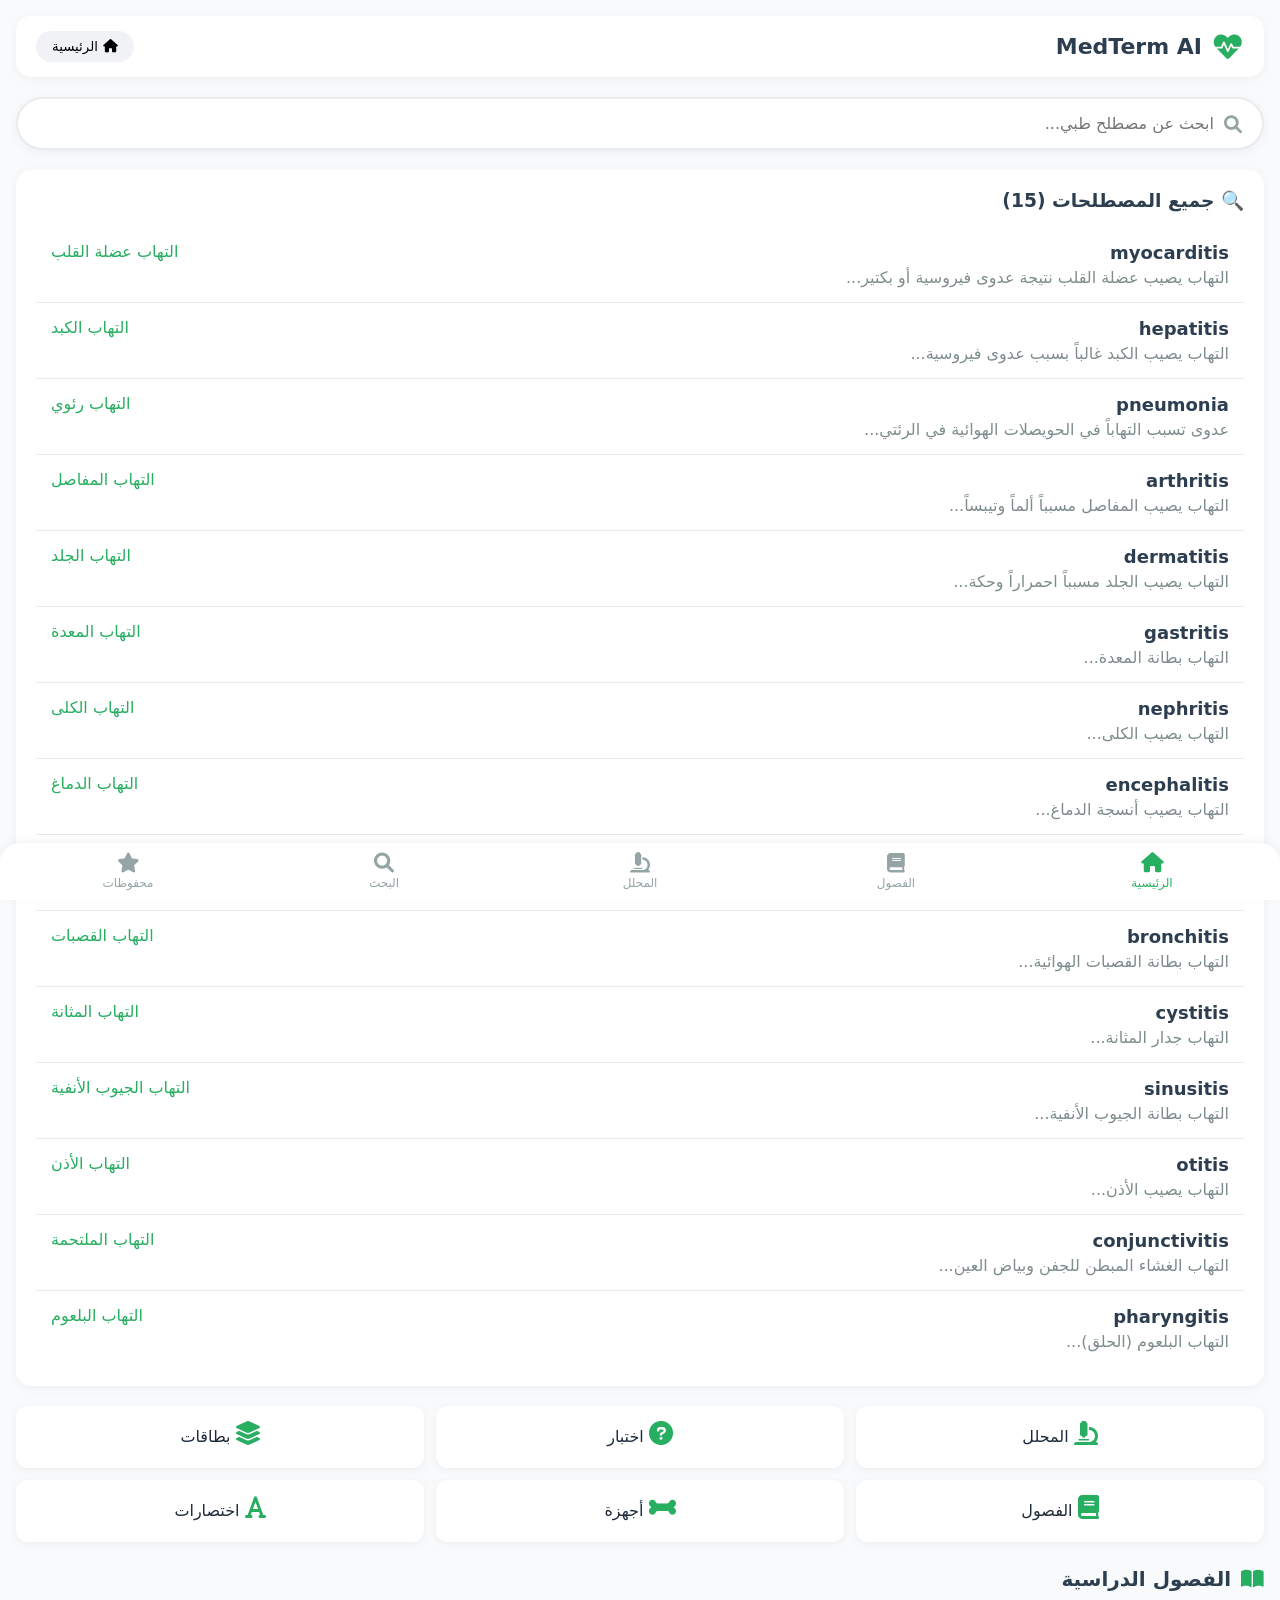
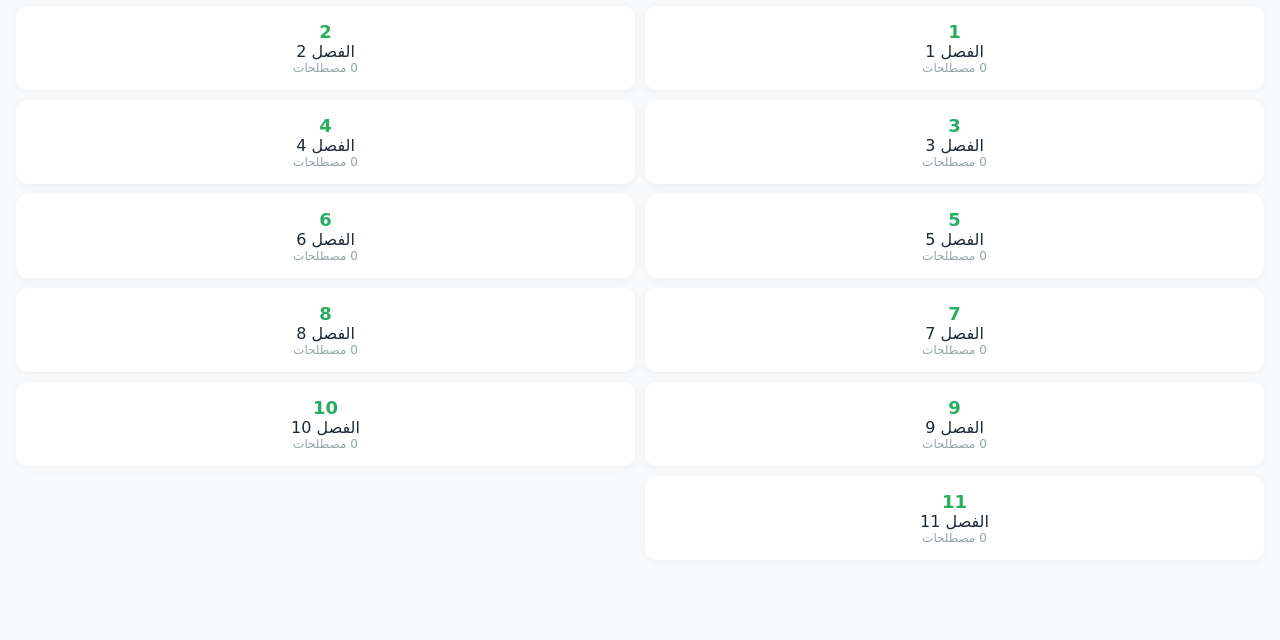
<file: index.html>
<!DOCTYPE html>
<html lang="ar" dir="rtl">
<head>
    <meta charset="UTF-8">
    <meta name="viewport" content="width=device-width, initial-scale=1.0">
    <title>MedTerm AI - المصطلحات الطبية الذكية</title>
    
    <!-- Font Awesome -->
    <link rel="stylesheet" href="https://cdnjs.cloudflare.com/ajax/libs/font-awesome/6.0.0-beta3/css/all.min.css">
    
    <style>
        * {
            margin: 0;
            padding: 0;
            box-sizing: border-box;
            font-family: system-ui, 'Segoe UI', Tahoma, Arial, sans-serif;
        }
        
        body {
            background: #f8fafc;
            color: #1e2a3a;
            padding: 16px;
            padding-bottom: 80px;
        }
        
        .header {
            background: white;
            padding: 15px 20px;
            border-radius: 15px;
            display: flex;
            justify-content: space-between;
            align-items: center;
            margin-bottom: 20px;
            box-shadow: 0 2px 10px rgba(0,0,0,0.05);
        }
        
        .logo {
            display: flex;
            align-items: center;
            gap: 10px;
        }
        
        .logo i {
            color: #27ae60;
            font-size: 28px;
        }
        
        .logo h1 {
            font-size: 22px;
            font-weight: 600;
            color: #2c3e50;
        }
        
        .back-btn {
            background: #f0f2f5;
            border: none;
            padding: 8px 16px;
            border-radius: 30px;
            cursor: pointer;
            display: flex;
            align-items: center;
            gap: 5px;
        }
        
        .search-box {
            background: white;
            border-radius: 30px;
            padding: 15px 20px;
            margin-bottom: 20px;
            display: flex;
            align-items: center;
            gap: 10px;
            box-shadow: 0 2px 10px rgba(0,0,0,0.05);
            border: 2px solid #e9ecef;
        }
        
        .search-box i {
            color: #95a5a6;
            font-size: 18px;
        }
        
        .search-box input {
            border: none;
            outline: none;
            width: 100%;
            font-size: 16px;
            background: transparent;
        }
        
        .loading {
            text-align: center;
            padding: 40px;
            color: #95a5a6;
        }
        
        .loading i {
            font-size: 40px;
            margin-bottom: 15px;
            color: #27ae60;
        }
        
        .search-results {
            background: white;
            border-radius: 15px;
            padding: 20px;
            box-shadow: 0 2px 10px rgba(0,0,0,0.05);
            margin-top: 10px;
            margin-bottom: 20px;
        }
        
        .result-item {
            padding: 15px;
            border-bottom: 1px solid #e9ecef;
            cursor: pointer;
            transition: background 0.2s;
        }
        
        .result-item:hover {
            background: #f8fafc;
        }
        
        .result-item:last-child {
            border-bottom: none;
        }
        
        .result-term {
            font-size: 18px;
            font-weight: 600;
            color: #2c3e50;
        }
        
        .result-arabic {
            color: #27ae60;
            margin-top: 5px;
            font-size: 16px;
        }
        
        .detail-card {
            background: white;
            border-radius: 20px;
            padding: 25px;
            box-shadow: 0 4px 20px rgba(0,0,0,0.08);
            margin-bottom: 20px;
        }
        
        .term-header {
            display: flex;
            justify-content: space-between;
            align-items: center;
            margin-bottom: 20px;
            border-bottom: 2px solid #f0f2f5;
            padding-bottom: 20px;
        }
        
        .term-title {
            font-size: 36px;
            font-weight: 700;
            color: #2c3e50;
        }
        
        .term-arabic {
            font-size: 28px;
            color: #27ae60;
            margin-top: 5px;
        }
        
        .save-btn {
            background: #f8f9fa;
            border: none;
            width: 50px;
            height: 50px;
            border-radius: 50%;
            font-size: 24px;
            color: #f1c40f;
            cursor: pointer;
            transition: all 0.2s;
        }
        
        .save-btn.saved {
            background: #f1c40f;
            color: white;
        }
        
        .pronunciation {
            background: #f0f2f5;
            padding: 10px 15px;
            border-radius: 30px;
            display: inline-block;
            margin: 10px 0;
            font-size: 18px;
        }
        
        .pronunciation i {
            margin-left: 8px;
            color: #27ae60;
        }
        
        .info-grid {
            display: grid;
            grid-template-columns: repeat(2, 1fr);
            gap: 15px;
            margin: 20px 0;
        }
        
        .info-item {
            background: #f8fafc;
            padding: 15px;
            border-radius: 12px;
        }
        
        .info-label {
            font-size: 14px;
            color: #7f8c8d;
            margin-bottom: 5px;
        }
        
        .info-value {
            font-size: 18px;
            font-weight: 600;
            color: #27ae60;
        }
        
        .latin-term {
            font-family: 'Courier New', monospace;
            background: #2c3e50;
            color: white;
            padding: 10px 15px;
            border-radius: 10px;
            margin: 15px 0;
            text-align: center;
            font-size: 20px;
        }
        
        .section-title {
            font-size: 20px;
            margin: 25px 0 15px;
            display: flex;
            align-items: center;
            gap: 10px;
            color: #2c3e50;
        }
        
        .section-title i {
            color: #27ae60;
        }
        
        .parts-container {
            display: grid;
            grid-template-columns: repeat(3, 1fr);
            gap: 15px;
            margin: 20px 0;
        }
        
        .part-card {
            background: linear-gradient(135deg, #667eea 0%, #764ba2 100%);
            color: white;
            padding: 20px;
            border-radius: 15px;
            text-align: center;
        }
        
        .part-type {
            font-size: 14px;
            opacity: 0.9;
            margin-bottom: 10px;
        }
        
        .part-value {
            font-size: 24px;
            font-weight: 700;
            margin-bottom: 10px;
        }
        
        .part-meaning {
            font-size: 16px;
            background: rgba(255,255,255,0.2);
            padding: 5px;
            border-radius: 8px;
        }
        
        .anatomy-section {
            background: #f8fafc;
            padding: 20px;
            border-radius: 15px;
            margin: 20px 0;
        }
        
        .location-text {
            line-height: 1.8;
            margin: 15px 0;
        }
        
        .nearby-organs {
            display: flex;
            flex-wrap: wrap;
            gap: 10px;
            margin: 15px 0;
        }
        
        .organ-tag {
            background: #e9ecef;
            padding: 8px 15px;
            border-radius: 30px;
            font-size: 14px;
        }
        
        .disease-item {
            background: white;
            padding: 20px;
            border-radius: 12px;
            margin-bottom: 15px;
            border-right: 4px solid #e74c3c;
        }
        
        .disease-name {
            font-size: 18px;
            font-weight: 600;
            color: #e74c3c;
            margin-bottom: 10px;
        }
        
        .symptoms {
            display: flex;
            flex-wrap: wrap;
            gap: 8px;
            margin: 10px 0;
        }
        
        .symptom-tag {
            background: #fee;
            color: #e74c3c;
            padding: 5px 12px;
            border-radius: 20px;
            font-size: 13px;
        }
        
        .treatment-tag {
            background: #e8f5e9;
            color: #27ae60;
            padding: 5px 12px;
            border-radius: 20px;
            font-size: 13px;
            display: inline-block;
            margin: 3px;
        }
        
        .bottom-nav {
            position: fixed;
            bottom: 0;
            left: 0;
            right: 0;
            background: white;
            display: flex;
            justify-content: space-around;
            padding: 10px 0;
            border-top-left-radius: 20px;
            border-top-right-radius: 20px;
            box-shadow: 0 -2px 10px rgba(0,0,0,0.05);
        }
        
        .nav-item {
            display: flex;
            flex-direction: column;
            align-items: center;
            text-decoration: none;
            color: #95a5a6;
            font-size: 12px;
            flex: 1;
            cursor: pointer;
        }
        
        .nav-item i {
            font-size: 20px;
            margin-bottom: 3px;
        }
        
        .nav-item.active {
            color: #27ae60;
        }
        
        .back-button {
            background: #e9ecef;
            border: none;
            padding: 12px 25px;
            border-radius: 30px;
            cursor: pointer;
            display: inline-flex;
            align-items: center;
            gap: 8px;
            margin-top: 20px;
            font-size: 16px;
        }
        
        .grid-3 {
            display: grid;
            grid-template-columns: repeat(3, 1fr);
            gap: 12px;
            margin: 20px 0;
        }
        
        .card {
            background: white;
            padding: 15px;
            border-radius: 12px;
            text-align: center;
            box-shadow: 0 2px 10px rgba(0,0,0,0.05);
            cursor: pointer;
        }
        
        .card i {
            font-size: 24px;
            color: #27ae60;
            margin-bottom: 8px;
        }
        
        .chapters-grid {
            display: grid;
            grid-template-columns: repeat(2, 1fr);
            gap: 10px;
        }
        
        .chapter-item {
            background: white;
            padding: 15px;
            border-radius: 12px;
            text-align: center;
            box-shadow: 0 2px 10px rgba(0,0,0,0.05);
            cursor: pointer;
        }
        
        .chapter-number {
            color: #27ae60;
            font-weight: bold;
            font-size: 18px;
        }
    </style>
</head>
<body>
    <div class="header">
        <div class="logo">
            <i class="fas fa-heartbeat"></i>
            <h1>MedTerm AI</h1>
        </div>
        <button class="back-btn" onclick="showHome()">
            <i class="fas fa-home"></i> الرئيسية
        </button>
    </div>

    <div class="search-box">
        <i class="fas fa-search"></i>
        <input type="text" id="searchInput" placeholder="ابحث عن مصطلح طبي..." autocomplete="off">
    </div>

    <div id="mainContent">
        <div class="loading">
            <i class="fas fa-spinner fa-spin"></i>
            <p>جاري تحميل قاعدة البيانات...</p>
        </div>
    </div>

    <div class="grid-3" id="quickCards">
        <div class="card" onclick="alert('قريباً')">
            <i class="fas fa-microscope"></i>
            <span>المحلل</span>
        </div>
        <div class="card" onclick="alert('قريباً')">
            <i class="fas fa-question-circle"></i>
            <span>اختبار</span>
        </div>
        <div class="card" onclick="alert('قريباً')">
            <i class="fas fa-layer-group"></i>
            <span>بطاقات</span>
        </div>
        <div class="card" onclick="alert('قريباً')">
            <i class="fas fa-book"></i>
            <span>الفصول</span>
        </div>
        <div class="card" onclick="alert('قريباً')">
            <i class="fas fa-bone"></i>
            <span>أجهزة</span>
        </div>
        <div class="card" onclick="alert('قريباً')">
            <i class="fas fa-font"></i>
            <span>اختصارات</span>
        </div>
    </div>

    <h2 class="section-title" id="chaptersTitle">
        <i class="fas fa-book-open"></i> الفصول الدراسية
    </h2>
    <div class="chapters-grid" id="chaptersList"></div>

    <div class="bottom-nav">
        <div class="nav-item active" onclick="showHome()">
            <i class="fas fa-home"></i>
            <span>الرئيسية</span>
        </div>
        <div class="nav-item" onclick="showChapters()">
            <i class="fas fa-book"></i>
            <span>الفصول</span>
        </div>
        <div class="nav-item" onclick="showAnalyzer()">
            <i class="fas fa-microscope"></i>
            <span>المحلل</span>
        </div>
        <div class="nav-item" onclick="focusSearch()">
            <i class="fas fa-search"></i>
            <span>البحث</span>
        </div>
        <div class="nav-item" onclick="showSaved()">
            <i class="fas fa-star"></i>
            <span>محفوظات</span>
        </div>
    </div>

    <script>
        // ==================== المتغيرات العامة ====================
        let terms = [];
        let savedTerms = JSON.parse(localStorage.getItem('savedTerms') || '[]');
        
        const mainContent = document.getElementById('mainContent');
        const searchInput = document.getElementById('searchInput');
        const chaptersList = document.getElementById('chaptersList');

        // ==================== تحميل قاعدة البيانات ====================
        async function loadDatabase() {
            try {
                // ✅ تغيير المسار إلى database/database.json
                const response = await fetch('database.json');
                
                if (!response.ok) {
                    throw new Error(`الملف غير موجود (${response.status})`);
                }
                
                const text = await response.text();
                
                try {
                    const data = JSON.parse(text);
                    terms = data.terms;
                    showHome();
                    loadChapters();
                    console.log('✅ تم تحميل', terms.length, 'مصطلح');
                } catch (jsonError) {
                    throw new Error('خطأ في تنسيق JSON: ' + jsonError.message);
                }
                
            } catch (error) {
                console.error('❌ خطأ:', error);
                mainContent.innerHTML = `
                    <div class="search-results" style="text-align: center; padding: 40px;">
                        <i class="fas fa-exclamation-circle" style="font-size: 48px; color: #e74c3c;"></i>
                        <p style="margin-top: 20px;">خطأ في تحميل قاعدة البيانات</p>
                        <p style="color: #95a5a6;">${error.message}</p>
                        <p style="color: #95a5a6; margin-top: 10px;">تأكد من وجود ملف database.json في مجلد database/</p>
                    </div>
                `;
            }
        }

        // ==================== عرض الصفحة الرئيسية ====================
        function showHome() {
            if (!terms || terms.length === 0) {
                mainContent.innerHTML = `
                    <div class="search-results" style="text-align: center; padding: 40px;">
                        <i class="fas fa-database" style="font-size: 48px; color: #95a5a6;"></i>
                        <p>لا توجد بيانات</p>
                    </div>
                `;
                return;
            }
            
            mainContent.innerHTML = `
                <div class="search-results">
                    <h3 style="margin-bottom: 15px; color: #2c3e50;">🔍 جميع المصطلحات (${terms.length})</h3>
                    ${terms.slice(0, 20).map(term => `
                        <div class="result-item" onclick="showTermDetail(${term.id})">
                            <div style="display: flex; justify-content: space-between;">
                                <div class="result-term">${term.term}</div>
                                <span style="color: #27ae60;">${term.arabic}</span>
                            </div>
                            <div style="color: #7f8c8d; margin-top: 5px;">${term.definition.substring(0, 50)}...</div>
                        </div>
                    `).join('')}
                    ${terms.length > 20 ? '<p style="text-align: center; margin-top: 15px;">وعشرات المصطلحات الأخرى...</p>' : ''}
                </div>
            `;
        }

        // ==================== عرض تفاصيل المصطلح ====================
        function showTermDetail(id) {
            const term = terms.find(t => t.id === id);
            if (!term) return;

            const isSaved = savedTerms.includes(id);
            
            let partsHtml = '';
            if (term.parts) {
                partsHtml = '<div class="parts-container">';
                
                if (term.parts.prefix) {
                    partsHtml += `
                        <div class="part-card">
                            <div class="part-type">بادئة (Prefix)</div>
                            <div class="part-value">${term.parts.prefix.value}</div>
                            <div class="part-meaning">${term.parts.prefix.meaning}</div>
                            <div style="font-size: 12px; margin-top: 10px;">${term.parts.prefix.function || ''}</div>
                        </div>
                    `;
                }
                
                if (term.parts.root) {
                    partsHtml += `
                        <div class="part-card">
                            <div class="part-type">جذر (Root)</div>
                            <div class="part-value">${term.parts.root.value}</div>
                            <div class="part-meaning">${term.parts.root.meaning}</div>
                            <div style="font-size: 12px; margin-top: 10px;">${term.parts.root.function || ''}</div>
                        </div>
                    `;
                }
                
                if (term.parts.suffix) {
                    partsHtml += `
                        <div class="part-card">
                            <div class="part-type">لاحقة (Suffix)</div>
                            <div class="part-value">${term.parts.suffix.value}</div>
                            <div class="part-meaning">${term.parts.suffix.meaning}</div>
                            <div style="font-size: 12px; margin-top: 10px;">${term.parts.suffix.function || ''}</div>
                        </div>
                    `;
                }
                
                partsHtml += '</div>';
            }

            let diseasesHtml = '';
            if (term.diseases && term.diseases.length > 0) {
                diseasesHtml = '<div style="margin-top: 30px;">';
                term.diseases.forEach(disease => {
                    diseasesHtml += `
                        <div class="disease-item">
                            <div class="disease-name">📌 ${disease.name}</div>
                            <div style="margin: 15px 0;">
                                <strong>الأعراض:</strong>
                                <div class="symptoms">
                                    ${disease.symptoms ? disease.symptoms.map(s => `<span class="symptom-tag">${s}</span>`).join('') : ''}
                                </div>
                            </div>
                            <div>
                                <strong>العلاج:</strong>
                                <div style="margin-top: 10px;">
                                    ${disease.treatments ? disease.treatments.map(t => `<span class="treatment-tag">${t}</span>`).join('') : ''}
                                </div>
                            </div>
                        </div>
                    `;
                });
                diseasesHtml += '</div>';
            }

            mainContent.innerHTML = `
                <div class="detail-card">
                    <div class="term-header">
                        <div>
                            <div class="term-title">${term.term}</div>
                            <div class="term-arabic">${term.arabic}</div>
                        </div>
                        <button class="save-btn ${isSaved ? 'saved' : ''}" onclick="toggleSave(${term.id})">
                            <i class="${isSaved ? 'fas' : 'far'} fa-star"></i>
                        </button>
                    </div>

                    <div class="pronunciation">
                        <i class="fas fa-microphone"></i> النطق: ${term.pronunciation || 'غير متوفر'}
                    </div>

                    <div class="latin-term">
                        <i class="fas fa-scroll"></i> الاسم اللاتيني: ${term.latin || term.term}
                    </div>

                    <div style="line-height: 1.8; margin: 20px 0;">
                        <strong>📝 التعريف:</strong> ${term.definition}
                    </div>

                    <h3 class="section-title">
                        <i class="fas fa-puzzle-piece"></i> تحليل المصطلح
                    </h3>
                    ${partsHtml || '<p style="color: #95a5a6;">لا يوجد تحليل متاح</p>'}

                    <h3 class="section-title">
                        <i class="fas fa-heartbeat"></i> معلومات الجهاز
                    </h3>
                    <div class="anatomy-section">
                        <div class="info-grid">
                            <div class="info-item">
                                <div class="info-label">الجهاز</div>
                                <div class="info-value">${term.system || 'غير محدد'}</div>
                            </div>
                            <div class="info-item">
                                <div class="info-label">وظيفة الجهاز</div>
                                <div class="info-value">${term.systemFunction || 'غير محدد'}</div>
                            </div>
                        </div>
                        
                        <div style="margin: 20px 0;">
                            <strong>📍 الموقع التشريحي:</strong>
                            <div class="location-text">${term.location || 'غير محدد'}</div>
                        </div>

                        <div>
                            <strong>🫁 الأعضاء المجاورة:</strong>
                            <div class="nearby-organs">
                                ${term.nearbyOrgans ? term.nearbyOrgans.map(organ => `<span class="organ-tag">${organ}</span>`).join('') : '<span class="organ-tag">غير محدد</span>'}
                            </div>
                        </div>
                    </div>

                    <h3 class="section-title">
                        <i class="fas fa-disease"></i> الأمراض المرتبطة
                    </h3>
                    ${diseasesHtml || '<p style="color: #95a5a6;">لا توجد أمراض مرتبطة</p>'}

                    <button class="back-button" onclick="showHome()">
                        <i class="fas fa-arrow-right"></i> عودة للرئيسية
                    </button>
                </div>
            `;
        }

        // ==================== البحث ====================
        function search(query) {
            if (!query || query.length < 2) {
                showHome();
                return;
            }

            query = query.toLowerCase().trim();
            
            const results = terms.filter(term => {
                return (
                    term.term.toLowerCase().includes(query) ||
                    term.arabic.includes(query) ||
                    (term.keywords && term.keywords.some(k => k && k.includes(query)))
                );
            });

            if (results.length === 0) {
                mainContent.innerHTML = `
                    <div class="search-results">
                        <div style="text-align: center; padding: 40px;">
                            <i class="fas fa-frown" style="font-size: 48px; color: #95a5a6;"></i>
                            <p style="margin-top: 20px;">لا توجد نتائج لـ "${query}"</p>
                        </div>
                    </div>
                `;
                return;
            }

            mainContent.innerHTML = `
                <div class="search-results">
                    <h3 style="margin-bottom: 15px;">نتائج البحث عن "${query}" (${results.length})</h3>
                    ${results.slice(0, 20).map(term => `
                        <div class="result-item" onclick="showTermDetail(${term.id})">
                            <div style="display: flex; justify-content: space-between;">
                                <div class="result-term">${term.term}</div>
                                <span style="color: #27ae60;">${term.arabic}</span>
                            </div>
                            <div style="color: #7f8c8d; margin-top: 5px;">${term.definition.substring(0, 60)}...</div>
                        </div>
                    `).join('')}
                    ${results.length > 20 ? '<p style="text-align: center; margin-top: 15px;">و' + (results.length - 20) + ' نتائج أخرى...</p>' : ''}
                </div>
            `;
        }

        // ==================== حفظ/إزالة من المفضلة ====================
        function toggleSave(id) {
            if (savedTerms.includes(id)) {
                savedTerms = savedTerms.filter(t => t !== id);
            } else {
                savedTerms.push(id);
            }
            localStorage.setItem('savedTerms', JSON.stringify(savedTerms));
            showTermDetail(id);
        }

        // ==================== عرض المحفوظات ====================
        function showSaved() {
            const saved = terms.filter(t => savedTerms.includes(t.id));
            if (saved.length === 0) {
                mainContent.innerHTML = `
                    <div class="search-results" style="text-align: center; padding: 40px;">
                        <i class="far fa-star" style="font-size: 48px; color: #f1c40f;"></i>
                        <p style="margin-top: 20px;">لا توجد مصطلحات محفوظة</p>
                    </div>
                `;
                return;
            }

            mainContent.innerHTML = `
                <div class="search-results">
                    <h3 style="margin-bottom: 15px;">المصطلحات المحفوظة ⭐</h3>
                    ${saved.map(term => `
                        <div class="result-item" onclick="showTermDetail(${term.id})">
                            <div style="display: flex; justify-content: space-between;">
                                <div class="result-term">${term.term}</div>
                                <span style="color: #27ae60;">${term.arabic}</span>
                            </div>
                        </div>
                    `).join('')}
                </div>
            `;
        }

        // ==================== تحميل الفصول ====================
        function loadChapters() {
            if (!terms || terms.length === 0) {
                chaptersList.innerHTML = '<p style="color: #95a5a6;">لا توجد بيانات</p>';
                return;
            }
            
            let html = '';
            for (let i = 1; i <= 11; i++) {
                const count = terms.filter(t => t.chapter === i).length;
                html += `
                    <div class="chapter-item" onclick="alert('الفصل ${i}: ${count} مصطلح')">
                        <div class="chapter-number">${i}</div>
                        <div>الفصل ${i}</div>
                        <div style="font-size: 12px; color: #95a5a6;">${count} مصطلحات</div>
                    </div>
                `;
            }
            chaptersList.innerHTML = html;
        }

        // ==================== دوال مساعدة ====================
        function showChapters() {
            alert('📚 الفصول - قريباً');
        }

        function showAnalyzer() {
            alert('🔬 المحلل الطبي - قريباً');
        }

        function focusSearch() {
            searchInput.focus();
        }

        // ==================== الأحداث ====================
        searchInput.addEventListener('input', (e) => {
            search(e.target.value);
        });

        // ==================== بدء التحميل ====================
        loadDatabase();
    </script>
</body>
</html>
</file>
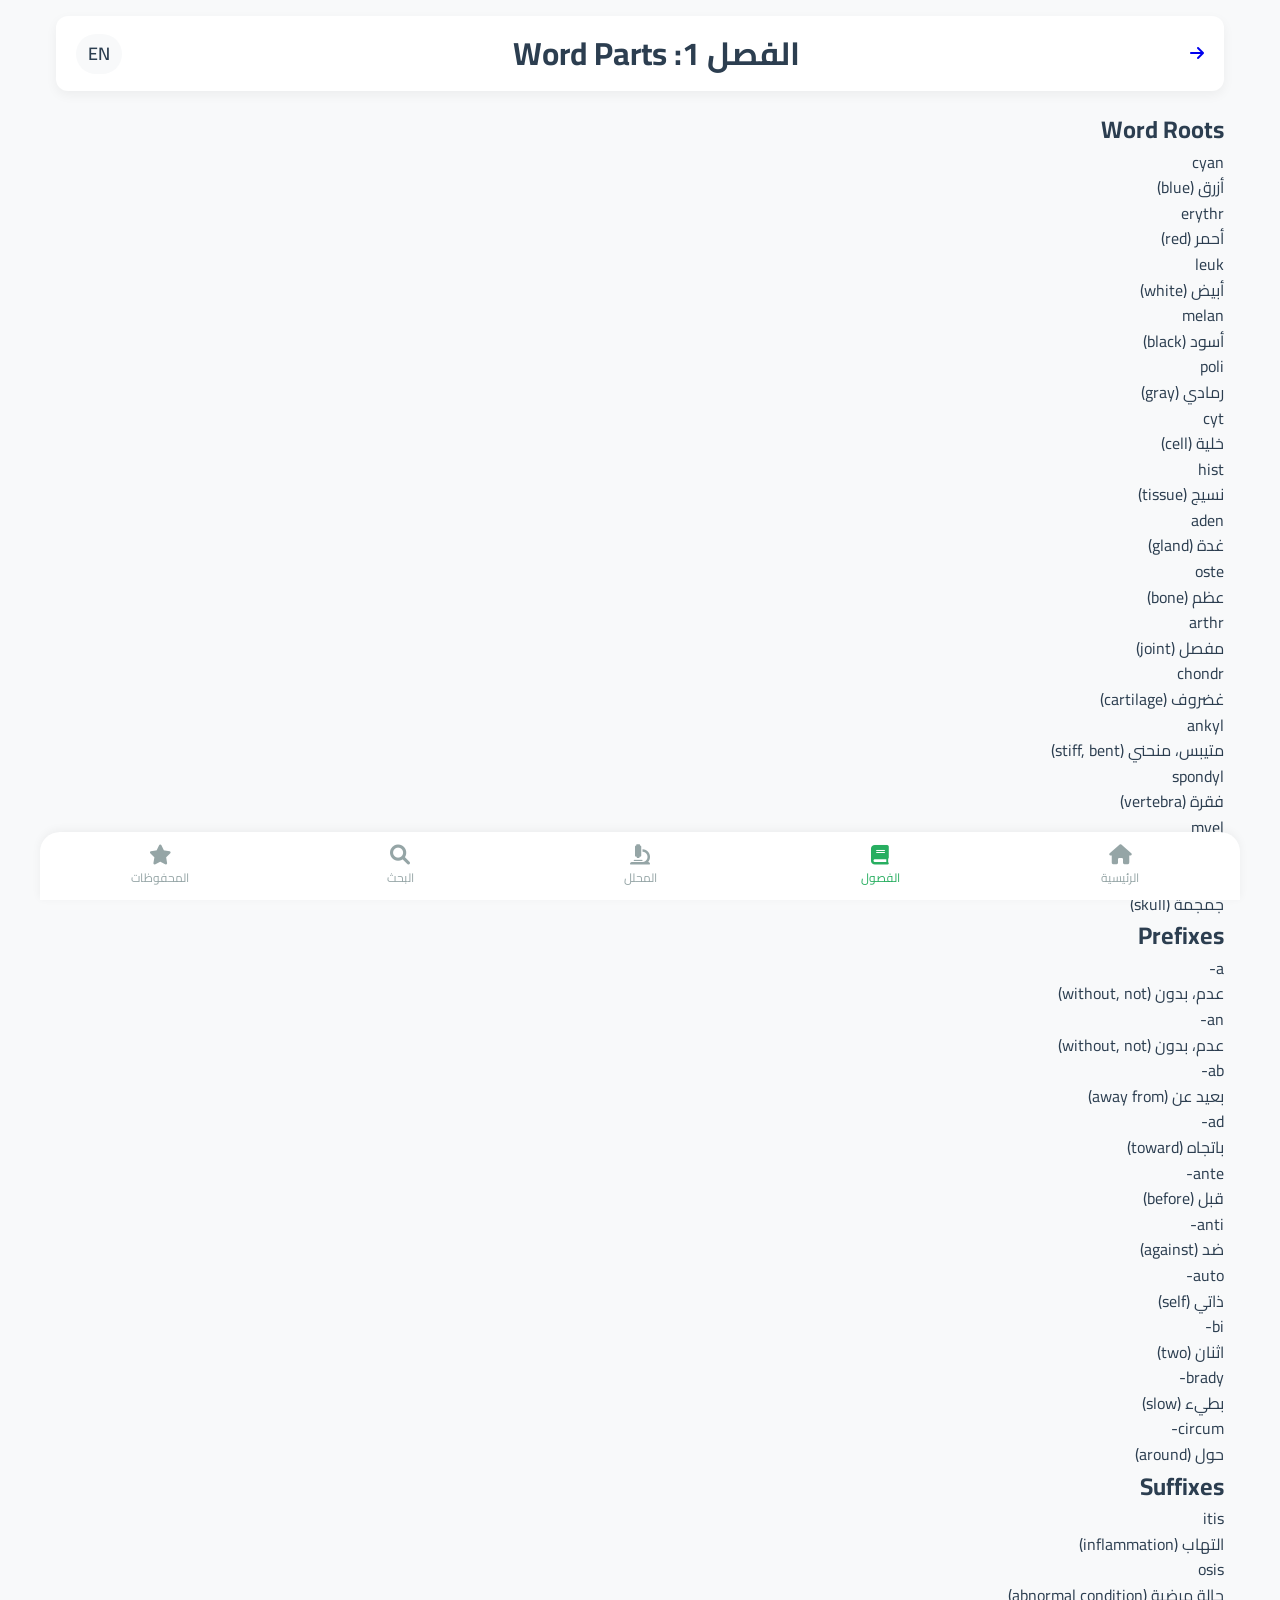
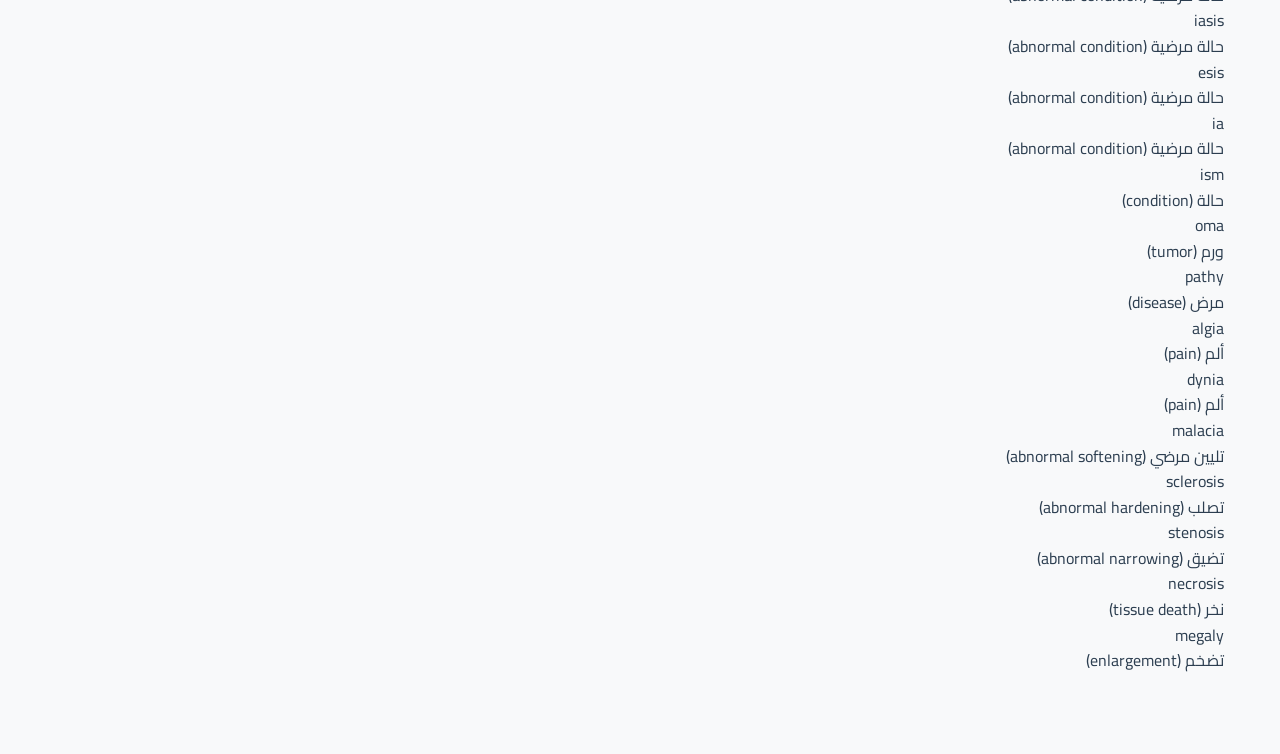
<file: chapter1.html>
<!DOCTYPE html>
<html lang="ar" dir="rtl">
<head>
    <meta charset="UTF-8">
    <meta name="viewport" content="width=device-width, initial-scale=1.0">
    <title>MedTerm AI - الفصل 1</title>
    <link rel="stylesheet" href="../style.css">
    <link rel="preconnect" href="https://fonts.googleapis.com">
    <link rel="preconnect" href="https://fonts.gstatic.com" crossorigin>
    <link href="https://fonts.googleapis.com/css2?family=Cairo:wght@300;400;500;600;700&display=swap" rel="stylesheet">
    <link rel="stylesheet" href="https://cdnjs.cloudflare.com/ajax/libs/font-awesome/6.0.0-beta3/css/all.min.css">
</head>
<body>
    <div class="app-container">
        <header class="main-header">
            <a href="../index.html" class="back-btn">
                <i class="fas fa-arrow-right"></i>
            </a>
            <h1>الفصل 1: Word Parts</h1>
            <div class="header-actions">
                <button id="language-toggle" class="lang-btn">EN</button>
            </div>
        </header>

        <div class="chapter-content">
            <div class="chapter-section">
                <h2>Word Roots</h2>
                <div class="terms-list" id="roots-list">
                    <!-- سيتم تعبئتها بواسطة JavaScript -->
                </div>
            </div>

            <div class="chapter-section">
                <h2>Prefixes</h2>
                <div class="terms-list" id="prefixes-list">
                    <!-- سيتم تعبئتها بواسطة JavaScript -->
                </div>
            </div>

            <div class="chapter-section">
                <h2>Suffixes</h2>
                <div class="terms-list" id="suffixes-list">
                    <!-- سيتم تعبئتها بواسطة JavaScript -->
                </div>
            </div>
        </div>

        <nav class="bottom-nav">
            <a href="../index.html" class="nav-item">
                <i class="fas fa-home"></i>
                <span>الرئيسية</span>
            </a>
            <a href="chapters.html" class="nav-item active">
                <i class="fas fa-book"></i>
                <span>الفصول</span>
            </a>
            <a href="analyzer.html" class="nav-item">
                <i class="fas fa-microscope"></i>
                <span>المحلل</span>
            </a>
            <a href="#" class="nav-item">
                <i class="fas fa-search"></i>
                <span>البحث</span>
            </a>
            <a href="#" class="nav-item">
                <i class="fas fa-star"></i>
                <span>المحفوظات</span>
            </a>
        </nav>
    </div>

    <script src="../app.js"></script>
    <script>
        document.addEventListener('DOMContentLoaded', () => {
            // عرض محتوى الفصل من قاعدة البيانات
            if (window.medTermAI) {
                const prefixes = window.medTermAI.database.prefixes.slice(0, 10);
                const roots = window.medTermAI.database.roots.slice(0, 15);
                const suffixes = window.medTermAI.database.suffixes.slice(0, 15);
                
                const rootsList = document.getElementById('roots-list');
                if (rootsList) {
                    rootsList.innerHTML = roots.map(r => `
                        <div class="term-item">
                            <div class="term-main">${r.root}</div>
                            <div class="term-meaning">${r.arabic} (${r.meaning})</div>
                        </div>
                    `).join('');
                }
                
                const prefixesList = document.getElementById('prefixes-list');
                if (prefixesList) {
                    prefixesList.innerHTML = prefixes.map(p => `
                        <div class="term-item">
                            <div class="term-main">${p.prefix}</div>
                            <div class="term-meaning">${p.arabic} (${p.meaning})</div>
                        </div>
                    `).join('');
                }
                
                const suffixesList = document.getElementById('suffixes-list');
                if (suffixesList) {
                    suffixesList.innerHTML = suffixes.map(s => `
                        <div class="term-item">
                            <div class="term-main">${s.suffix}</div>
                            <div class="term-meaning">${s.arabic} (${s.meaning})</div>
                        </div>
                    `).join('');
                }
            }
        });
    </script>
</body>
</html>
</file>
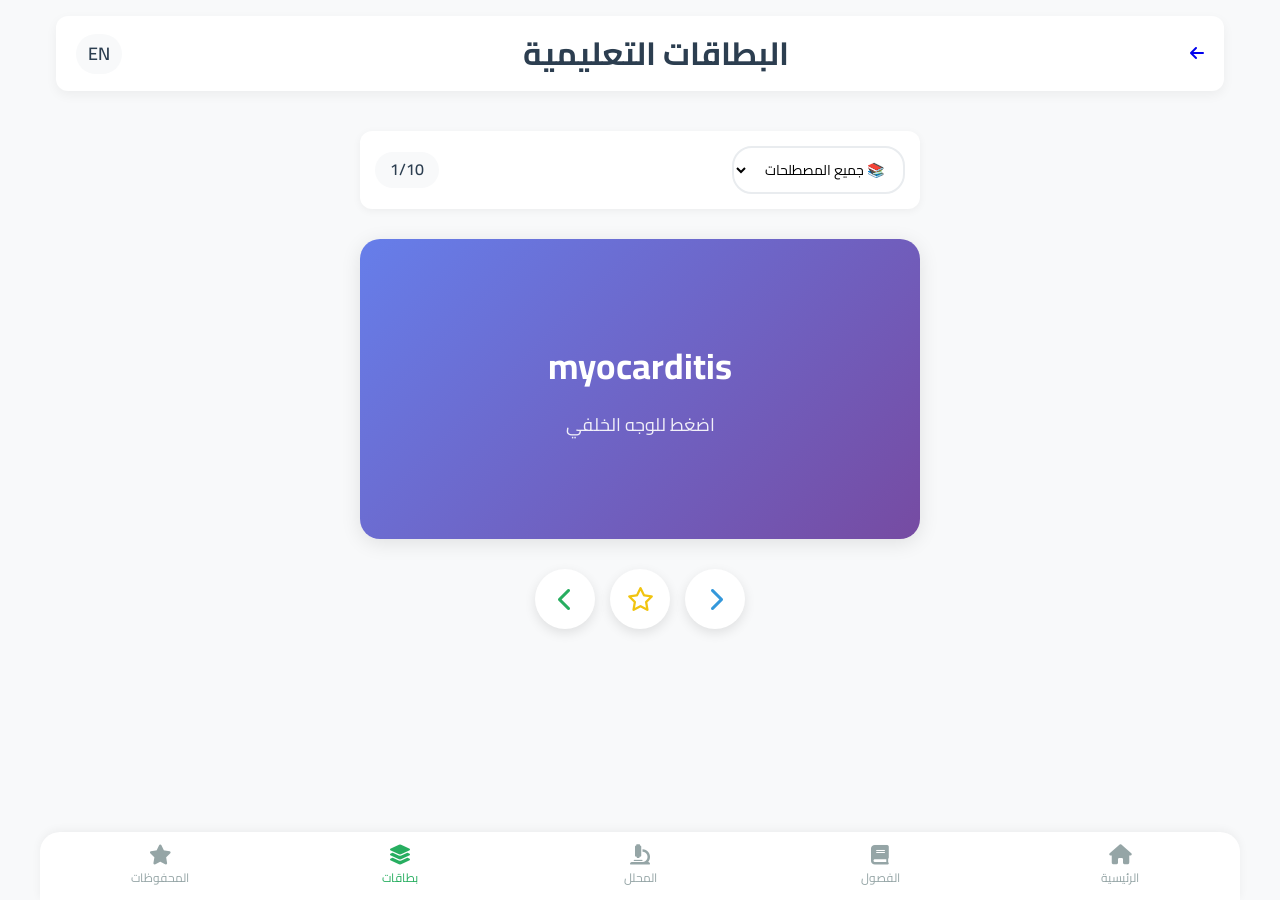
<file: flashcards.html>
<!DOCTYPE html>
<html lang="ar" dir="rtl">
<head>
    <meta charset="UTF-8">
    <meta name="viewport" content="width=device-width, initial-scale=1.0, maximum-scale=1.0, user-scalable=yes">
    <title>MedTerm AI - البطاقات التعليمية</title>
    <link rel="stylesheet" href="../style.css">
    <link rel="preconnect" href="https://fonts.googleapis.com">
    <link rel="preconnect" href="https://fonts.gstatic.com" crossorigin>
    <link href="https://fonts.googleapis.com/css2?family=Cairo:wght@300;400;500;600;700&display=swap" rel="stylesheet">
    <link rel="stylesheet" href="https://cdnjs.cloudflare.com/ajax/libs/font-awesome/6.0.0-beta3/css/all.min.css">
    <style>
        .flashcards-container {
            max-width: 600px;
            margin: 0 auto;
            padding: 20px;
        }

        .controls-bar {
            display: flex;
            justify-content: space-between;
            align-items: center;
            margin-bottom: 30px;
            background: white;
            padding: 15px;
            border-radius: 12px;
            box-shadow: 0 2px 8px rgba(0,0,0,0.05);
        }

        .filter-select {
            padding: 8px 15px;
            border: 2px solid #e9ecef;
            border-radius: 20px;
            font-size: 14px;
            background: white;
            cursor: pointer;
        }

        .progress-indicator {
            color: #2c3e50;
            font-weight: 600;
            background: #f8f9fa;
            padding: 5px 15px;
            border-radius: 20px;
        }

        .flashcard {
            background: transparent;
            width: 100%;
            height: 300px;
            perspective: 1000px;
            margin-bottom: 30px;
            cursor: pointer;
        }

        .flashcard-inner {
            position: relative;
            width: 100%;
            height: 100%;
            text-align: center;
            transition: transform 0.6s;
            transform-style: preserve-3d;
            box-shadow: 0 4px 20px rgba(0,0,0,0.1);
            border-radius: 20px;
        }

        .flashcard.flipped .flashcard-inner {
            transform: rotateY(180deg);
        }

        .flashcard-front, .flashcard-back {
            position: absolute;
            width: 100%;
            height: 100%;
            backface-visibility: hidden;
            border-radius: 20px;
            padding: 30px;
            display: flex;
            flex-direction: column;
            justify-content: center;
            align-items: center;
            background: white;
        }

        .flashcard-front {
            background: linear-gradient(135deg, #667eea 0%, #764ba2 100%);
            color: white;
        }

        .flashcard-front h2 {
            font-size: 36px;
            margin-bottom: 15px;
        }

        .flashcard-front p {
            font-size: 18px;
            opacity: 0.9;
        }

        .flashcard-back {
            background: white;
            transform: rotateY(180deg);
            color: #2c3e50;
        }

        .flashcard-back .term-arabic {
            font-size: 32px;
            color: #27ae60;
            margin-bottom: 15px;
        }

        .flashcard-back .term-definition {
            font-size: 18px;
            line-height: 1.6;
            margin-bottom: 20px;
            color: #34495e;
        }

        .flashcard-back .term-example {
            font-size: 16px;
            color: #7f8c8d;
            font-style: italic;
        }

        .action-buttons {
            display: flex;
            gap: 15px;
            justify-content: center;
            margin-top: 20px;
        }

        .action-btn {
            width: 60px;
            height: 60px;
            border-radius: 50%;
            border: none;
            background: white;
            box-shadow: 0 4px 12px rgba(0,0,0,0.1);
            cursor: pointer;
            font-size: 24px;
            display: flex;
            align-items: center;
            justify-content: center;
            transition: all 0.3s;
        }

        .action-btn:hover {
            transform: scale(1.1);
        }

        .action-btn.prev {
            color: #3498db;
        }

        .action-btn.next {
            color: #27ae60;
        }

        .action-btn.save {
            color: #f1c40f;
        }

        .action-btn.save.saved {
            background: #f1c40f;
            color: white;
        }

        .empty-state {
            text-align: center;
            padding: 50px 20px;
            background: white;
            border-radius: 12px;
            color: #95a5a6;
        }

        .empty-state i {
            font-size: 60px;
            margin-bottom: 20px;
            color: #bdc3c7;
        }

        @media (max-width: 768px) {
            .flashcard {
                height: 250px;
            }
            
            .flashcard-front h2 {
                font-size: 28px;
            }
            
            .flashcard-back .term-arabic {
                font-size: 24px;
            }
        }
    </style>
</head>
<body>
    <div class="app-container">
        <header class="main-header">
            <a href="../index.html" class="back-btn">
                <i class="fas fa-arrow-left"></i>
            </a>
            <h1 data-lang="flashcards">البطاقات التعليمية</h1>
            <div class="header-actions">
                <button id="language-toggle" class="lang-btn">EN</button>
            </div>
        </header>

        <div class="flashcards-container">
            <div class="controls-bar">
                <select id="filter-select" class="filter-select">
                    <option value="all">📚 جميع المصطلحات</option>
                    <option value="saved">⭐ المحفوظة فقط</option>
                    <option value="chapter1">📖 الفصل 1</option>
                    <option value="chapter2">📖 الفصل 2</option>
                    <option value="chapter3">📖 الفصل 3</option>
                    <option value="chapter4">📖 الفصل 4</option>
                    <option value="chapter5">📖 الفصل 5</option>
                    <option value="chapter6">📖 الفصل 6</option>
                    <option value="chapter7">📖 الفصل 7</option>
                    <option value="chapter8">📖 الفصل 8</option>
                    <option value="chapter9">📖 الفصل 9</option>
                    <option value="chapter10">📖 الفصل 10</option>
                </select>
                <span id="progress" class="progress-indicator">0/0</span>
            </div>

            <div id="flashcard-container">
                <!-- الفلاش كارد سيتم تعبئتها هنا -->
            </div>

            <div class="action-buttons">
                <button id="prev-btn" class="action-btn prev">
                    <i class="fas fa-chevron-right"></i>
                </button>
                <button id="save-btn" class="action-btn save">
                    <i class="far fa-star"></i>
                </button>
                <button id="next-btn" class="action-btn next">
                    <i class="fas fa-chevron-left"></i>
                </button>
            </div>
        </div>

        <nav class="bottom-nav">
            <a href="../index.html" class="nav-item">
                <i class="fas fa-home"></i>
                <span data-lang="home">الرئيسية</span>
            </a>
            <a href="chapters.html" class="nav-item">
                <i class="fas fa-book"></i>
                <span data-lang="chapters">الفصول</span>
            </a>
            <a href="analyzer.html" class="nav-item">
                <i class="fas fa-microscope"></i>
                <span data-lang="analyzer">المحلل</span>
            </a>
            <a href="flashcards.html" class="nav-item active">
                <i class="fas fa-layer-group"></i>
                <span data-lang="flashcards">بطاقات</span>
            </a>
            <a href="saved.html" class="nav-item">
                <i class="fas fa-star"></i>
                <span data-lang="saved">المحفوظات</span>
            </a>
        </nav>
    </div>

    <script src="../app.js"></script>
    <script>
        document.addEventListener('DOMContentLoaded', () => {
            let currentTerms = [];
            let currentIndex = 0;
            let currentFilter = 'all';
            
            const flashcardContainer = document.getElementById('flashcard-container');
            const prevBtn = document.getElementById('prev-btn');
            const nextBtn = document.getElementById('next-btn');
            const saveBtn = document.getElementById('save-btn');
            const filterSelect = document.getElementById('filter-select');
            const progressSpan = document.getElementById('progress');
            
            // تحميل المصطلحات
            function loadTerms() {
                if (!window.medTermAI) return;
                
                let terms = [...window.medTermAI.database.terms];
                
                // تطبيق الفلتر
                if (currentFilter === 'saved') {
                    const savedIds = window.medTermAI.savedTerms || [];
                    terms = terms.filter(t => savedIds.includes(t.id));
                } else if (currentFilter.startsWith('chapter')) {
                    const chapterNum = parseInt(currentFilter.replace('chapter', ''));
                    terms = terms.filter(t => t.chapter === chapterNum);
                }
                
                currentTerms = terms;
                currentIndex = 0;
                
                if (currentTerms.length === 0) {
                    showEmptyState();
                } else {
                    renderFlashcard(0);
                }
                
                updateProgress();
            }
            
            // عرض فلاش كارد
            function renderFlashcard(index) {
                if (!currentTerms.length) return;
                
                const term = currentTerms[index];
                const isSaved = window.medTermAI?.isTermSaved(term.id) || false;
                
                const html = `
                    <div class="flashcard" id="current-flashcard">
                        <div class="flashcard-inner">
                            <div class="flashcard-front">
                                <h2>${term.term}</h2>
                                <p>اضغط للوجه الخلفي</p>
                            </div>
                            <div class="flashcard-back">
                                <div class="term-arabic">${term.arabic}</div>
                                <div class="term-definition">${term.definition || ''}</div>
                                ${term.examples ? `<div class="term-example">مثال: ${term.examples[0]}</div>` : ''}
                            </div>
                        </div>
                    </div>
                `;
                
                flashcardContainer.innerHTML = html;
                
                // تحديث زر الحفظ
                updateSaveButton(isSaved);
                
                // إضافة حدث التقليب
                const flashcard = document.getElementById('current-flashcard');
                flashcard.addEventListener('click', () => {
                    flashcard.classList.toggle('flipped');
                });
            }
            
            // تحديث زر الحفظ
            function updateSaveButton(saved) {
                if (saved) {
                    saveBtn.innerHTML = '<i class="fas fa-star"></i>';
                    saveBtn.classList.add('saved');
                } else {
                    saveBtn.innerHTML = '<i class="far fa-star"></i>';
                    saveBtn.classList.remove('saved');
                }
            }
            
            // عرض حالة فارغة
            function showEmptyState() {
                flashcardContainer.innerHTML = `
                    <div class="empty-state">
                        <i class="far fa-frown"></i>
                        <h3>لا توجد بطاقات</h3>
                        <p>لا توجد مصطلحات تطابق الفلتر المحدد</p>
                    </div>
                `;
            }
            
            // تحديث عداد التقدم
            function updateProgress() {
                progressSpan.textContent = `${currentIndex + 1}/${currentTerms.length}`;
            }
            
            // أحداث الأزرار
            prevBtn.addEventListener('click', () => {
                if (currentTerms.length === 0) return;
                currentIndex = (currentIndex - 1 + currentTerms.length) % currentTerms.length;
                renderFlashcard(currentIndex);
                updateProgress();
            });
            
            nextBtn.addEventListener('click', () => {
                if (currentTerms.length === 0) return;
                currentIndex = (currentIndex + 1) % currentTerms.length;
                renderFlashcard(currentIndex);
                updateProgress();
            });
            
            saveBtn.addEventListener('click', () => {
                if (!currentTerms.length || !window.medTermAI) return;
                
                const term = currentTerms[currentIndex];
                const isSaved = window.medTermAI.isTermSaved(term.id);
                
                if (isSaved) {
                    window.medTermAI.removeSavedTerm(term.id);
                } else {
                    window.medTermAI.saveTerm(term.id);
                }
                
                updateSaveButton(!isSaved);
            });
            
            filterSelect.addEventListener('change', (e) => {
                currentFilter = e.target.value;
                loadTerms();
            });
            
            // دعم لوحة المفاتيح
            document.addEventListener('keydown', (e) => {
                if (e.key === 'ArrowLeft') {
                    nextBtn.click();
                } else if (e.key === 'ArrowRight') {
                    prevBtn.click();
                } else if (e.key === ' ') {
                    e.preventDefault();
                    document.getElementById('current-flashcard')?.click();
                }
            });
            
            // تحميل أولي
            setTimeout(loadTerms, 500); // انتظار تحميل قاعدة البيانات
        });
    </script>
</body>
</html>
</file>
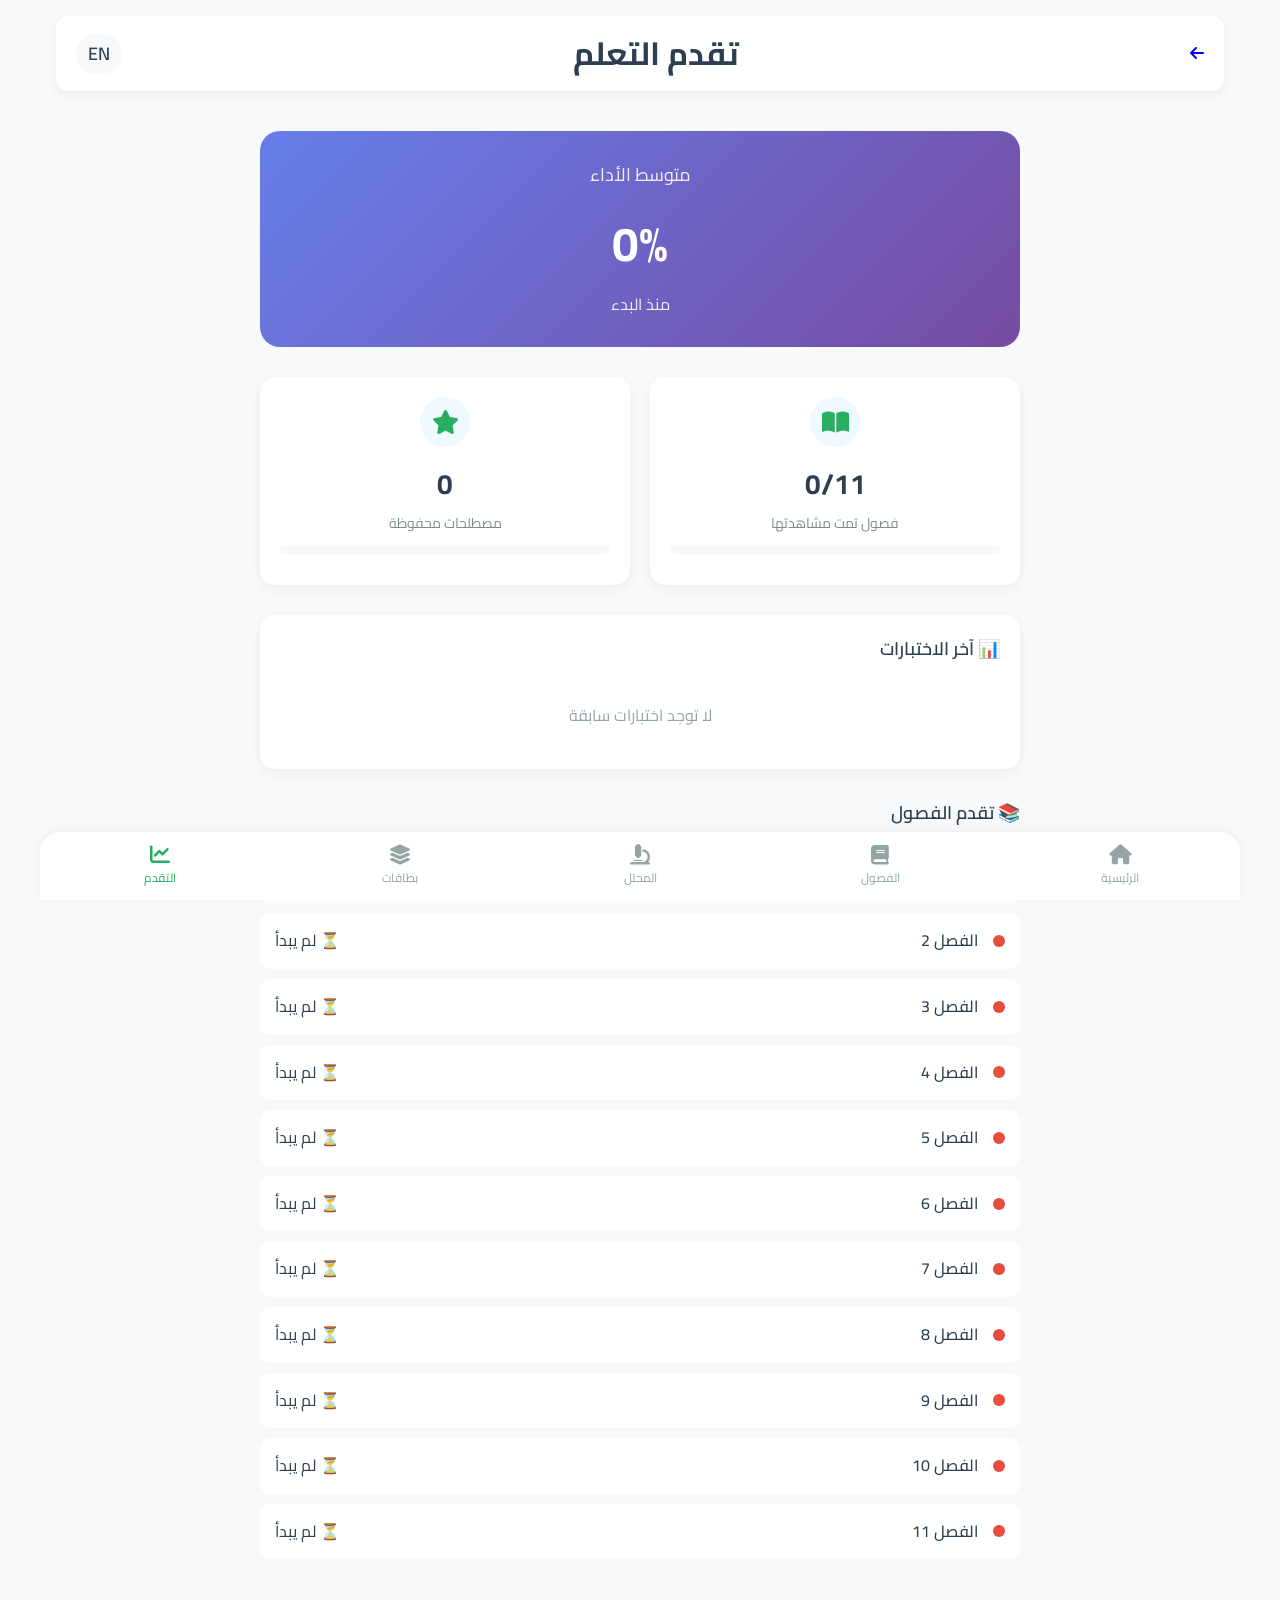
<file: progress.html>
<!DOCTYPE html>
<html lang="ar" dir="rtl">
<head>
    <meta charset="UTF-8">
    <meta name="viewport" content="width=device-width, initial-scale=1.0">
    <title>MedTerm AI - تقدم التعلم</title>
    <link rel="stylesheet" href="../style.css">
    <link rel="preconnect" href="https://fonts.googleapis.com">
    <link rel="preconnect" href="https://fonts.gstatic.com" crossorigin>
    <link href="https://fonts.googleapis.com/css2?family=Cairo:wght@300;400;500;600;700&display=swap" rel="stylesheet">
    <link rel="stylesheet" href="https://cdnjs.cloudflare.com/ajax/libs/font-awesome/6.0.0-beta3/css/all.min.css">
    <style>
        .progress-container {
            max-width: 800px;
            margin: 0 auto;
            padding: 20px;
        }

        .summary-card {
            background: linear-gradient(135deg, #667eea 0%, #764ba2 100%);
            color: white;
            padding: 30px;
            border-radius: 20px;
            margin-bottom: 30px;
            text-align: center;
        }

        .summary-title {
            font-size: 18px;
            opacity: 0.9;
            margin-bottom: 15px;
        }

        .summary-value {
            font-size: 48px;
            font-weight: 700;
            margin-bottom: 10px;
        }

        .summary-label {
            font-size: 16px;
            opacity: 0.9;
        }

        .progress-grid {
            display: grid;
            grid-template-columns: repeat(2, 1fr);
            gap: 20px;
            margin-bottom: 30px;
        }

        .progress-item {
            background: white;
            padding: 20px;
            border-radius: 15px;
            box-shadow: 0 4px 12px rgba(0,0,0,0.05);
            text-align: center;
        }

        .progress-icon {
            width: 50px;
            height: 50px;
            border-radius: 50%;
            background: #f0f9ff;
            display: flex;
            align-items: center;
            justify-content: center;
            margin: 0 auto 15px;
            color: #27ae60;
            font-size: 24px;
        }

        .progress-number {
            font-size: 28px;
            font-weight: 700;
            color: #2c3e50;
            margin-bottom: 5px;
        }

        .progress-text {
            font-size: 14px;
            color: #7f8c8d;
        }

        .progress-bar-container {
            background: #f8f9fa;
            height: 10px;
            border-radius: 5px;
            margin: 10px 0;
        }

        .progress-bar {
            height: 100%;
            background: #27ae60;
            border-radius: 5px;
            transition: width 0.3s;
        }

        .recent-activity {
            background: white;
            border-radius: 15px;
            padding: 20px;
            box-shadow: 0 4px 12px rgba(0,0,0,0.05);
        }

        .activity-title {
            font-size: 18px;
            font-weight: 600;
            margin-bottom: 20px;
            color: #2c3e50;
        }

        .activity-item {
            display: flex;
            align-items: center;
            gap: 15px;
            padding: 15px 0;
            border-bottom: 1px solid #e9ecef;
        }

        .activity-item:last-child {
            border-bottom: none;
        }

        .activity-icon {
            width: 40px;
            height: 40px;
            border-radius: 50%;
            background: #f0f9ff;
            display: flex;
            align-items: center;
            justify-content: center;
            color: #27ae60;
        }

        .activity-details {
            flex: 1;
        }

        .activity-name {
            font-weight: 600;
            margin-bottom: 3px;
        }

        .activity-meta {
            font-size: 12px;
            color: #95a5a6;
        }

        .activity-score {
            font-weight: 700;
            color: #27ae60;
        }

        .chapters-progress {
            margin-top: 30px;
        }

        .chapter-progress-item {
            background: white;
            padding: 15px;
            border-radius: 10px;
            margin-bottom: 10px;
            display: flex;
            align-items: center;
            gap: 15px;
        }

        .chapter-status {
            width: 12px;
            height: 12px;
            border-radius: 50%;
            background: #e74c3c;
        }

        .chapter-status.completed {
            background: #27ae60;
        }

        .chapter-name {
            flex: 1;
            font-weight: 500;
        }
    </style>
</head>
<body>
    <div class="app-container">
        <header class="main-header">
            <a href="../index.html" class="back-btn">
                <i class="fas fa-arrow-left"></i>
            </a>
            <h1 data-lang="progress">تقدم التعلم</h1>
            <div class="header-actions">
                <button id="language-toggle" class="lang-btn">EN</button>
            </div>
        </header>

        <div class="progress-container">
            <div class="summary-card" id="summary-card">
                <!-- ستتم تعبئتها بالجافاسكربت -->
            </div>

            <div class="progress-grid" id="progress-grid">
                <!-- ستتم تعبئتها بالجافاسكربت -->
            </div>

            <div class="recent-activity">
                <h3 class="activity-title">📊 آخر الاختبارات</h3>
                <div id="recent-quizzes">
                    <!-- ستتم تعبئتها بالجافاسكربت -->
                </div>
            </div>

            <div class="chapters-progress">
                <h3 class="activity-title">📚 تقدم الفصول</h3>
                <div id="chapters-progress">
                    <!-- ستتم تعبئتها بالجافاسكربت -->
                </div>
            </div>
        </div>

        <nav class="bottom-nav">
            <a href="../index.html" class="nav-item">
                <i class="fas fa-home"></i>
                <span data-lang="home">الرئيسية</span>
            </a>
            <a href="chapters.html" class="nav-item">
                <i class="fas fa-book"></i>
                <span data-lang="chapters">الفصول</span>
            </a>
            <a href="analyzer.html" class="nav-item">
                <i class="fas fa-microscope"></i>
                <span data-lang="analyzer">المحلل</span>
            </a>
            <a href="flashcards.html" class="nav-item">
                <i class="fas fa-layer-group"></i>
                <span data-lang="flashcards">بطاقات</span>
            </a>
            <a href="progress.html" class="nav-item active">
                <i class="fas fa-chart-line"></i>
                <span data-lang="progress">التقدم</span>
            </a>
        </nav>
    </div>

    <script src="../app.js"></script>
    <script>
        document.addEventListener('DOMContentLoaded', () => {
            function loadProgress() {
                if (!window.medTermAI) return;
                
                const stats = window.medTermAI.getProgressStats?.() || {
                    savedCount: 0,
                    quizzesTaken: 0,
                    averageScore: 0,
                    chaptersViewed: 0
                };
                
                const userProgress = window.medTermAI.userProgress || {
                    viewedChapters: [],
                    completedQuizzes: []
                };
                
                // بطاقة الملخص
                document.getElementById('summary-card').innerHTML = `
                    <div class="summary-title">متوسط الأداء</div>
                    <div class="summary-value">${stats.averageScore}%</div>
                    <div class="summary-label">منذ البدء</div>
                `;
                
                // شبكة التقدم
                document.getElementById('progress-grid').innerHTML = `
                    <div class="progress-item">
                        <div class="progress-icon">
                            <i class="fas fa-book-open"></i>
                        </div>
                        <div class="progress-number">${stats.chaptersViewed}/11</div>
                        <div class="progress-text">فصول تمت مشاهدتها</div>
                        <div class="progress-bar-container">
                            <div class="progress-bar" style="width: ${(stats.chaptersViewed/11)*100}%"></div>
                        </div>
                    </div>
                    <div class="progress-item">
                        <div class="progress-icon">
                            <i class="fas fa-star"></i>
                        </div>
                        <div class="progress-number">${stats.savedCount}</div>
                        <div class="progress-text">مصطلحات محفوظة</div>
                        <div class="progress-bar-container">
                            <div class="progress-bar" style="width: ${Math.min(stats.savedCount, 100)}%"></div>
                        </div>
                    </div>
                `;
                
                // آخر الاختبارات
                const recentQuizzes = userProgress.completedQuizzes.slice(-5).reverse();
                let quizzesHtml = '';
                
                if (recentQuizzes.length === 0) {
                    quizzesHtml = '<p style="text-align: center; color: #95a5a6; padding: 20px;">لا توجد اختبارات سابقة</p>';
                } else {
                    recentQuizzes.forEach(quiz => {
                        const date = new Date(quiz.date).toLocaleDateString('ar-EG');
                        quizzesHtml += `
                            <div class="activity-item">
                                <div class="activity-icon">
                                    <i class="fas fa-question-circle"></i>
                                </div>
                                <div class="activity-details">
                                    <div class="activity-name">اختبار ${quiz.total} أسئلة</div>
                                    <div class="activity-meta">${date}</div>
                                </div>
                                <div class="activity-score">${quiz.score}/${quiz.total}</div>
                            </div>
                        `;
                    });
                }
                document.getElementById('recent-quizzes').innerHTML = quizzesHtml;
                
                // تقدم الفصول
                let chaptersHtml = '';
                for (let i = 1; i <= 11; i++) {
                    const viewed = userProgress.viewedChapters.includes(i);
                    chaptersHtml += `
                        <div class="chapter-progress-item">
                            <div class="chapter-status ${viewed ? 'completed' : ''}"></div>
                            <span class="chapter-name">الفصل ${i}</span>
                            <span>${viewed ? '✅ تم' : '⏳ لم يبدأ'}</span>
                        </div>
                    `;
                }
                document.getElementById('chapters-progress').innerHTML = chaptersHtml;
            }
            
            setTimeout(loadProgress, 500);
        });
    </script>
</body>
</html>
</file>
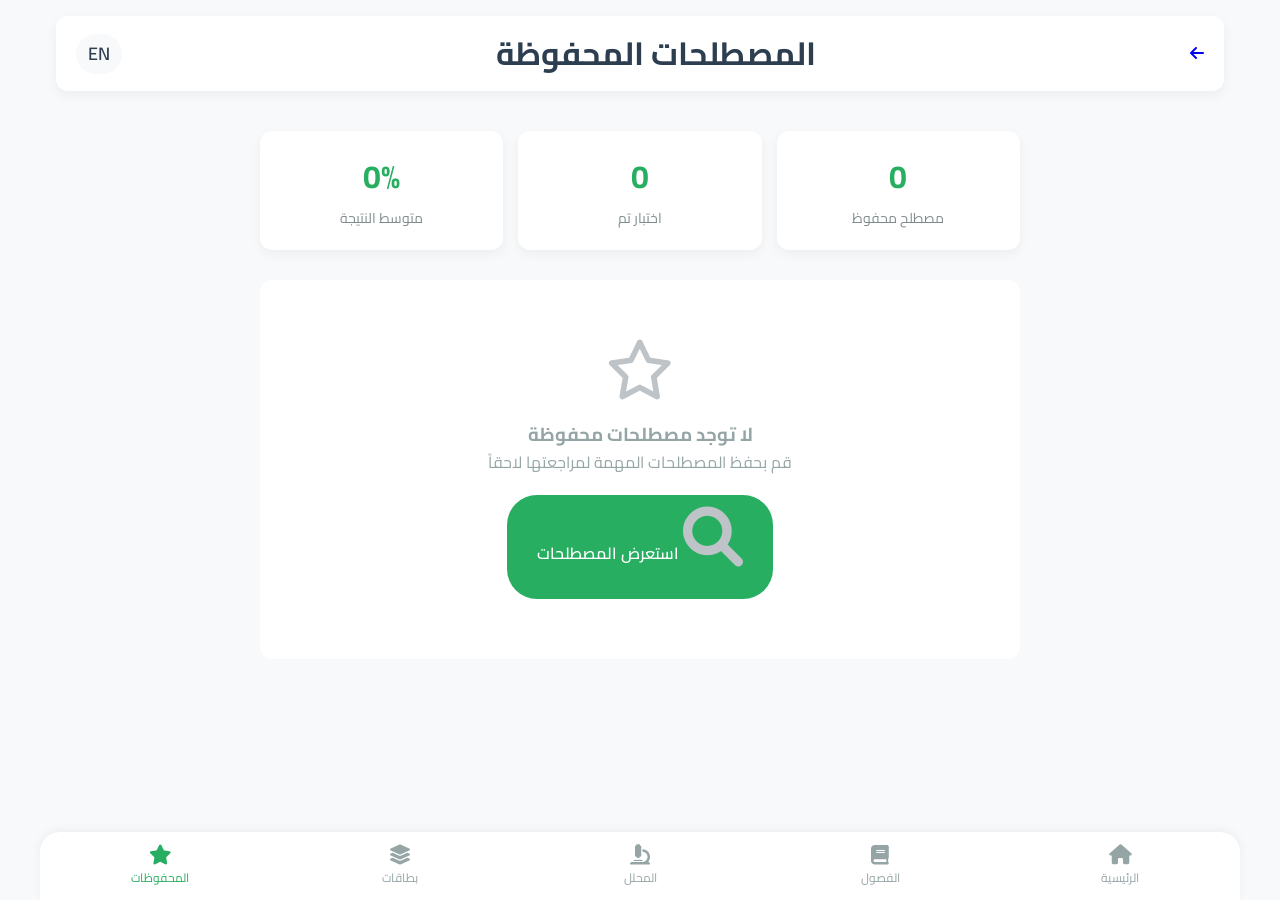
<file: saved.html>
<!DOCTYPE html>
<html lang="ar" dir="rtl">
<head>
    <meta charset="UTF-8">
    <meta name="viewport" content="width=device-width, initial-scale=1.0">
    <title>MedTerm AI - المصطلحات المحفوظة</title>
    <link rel="stylesheet" href="../style.css">
    <link rel="preconnect" href="https://fonts.googleapis.com">
    <link rel="preconnect" href="https://fonts.gstatic.com" crossorigin>
    <link href="https://fonts.googleapis.com/css2?family=Cairo:wght@300;400;500;600;700&display=swap" rel="stylesheet">
    <link rel="stylesheet" href="https://cdnjs.cloudflare.com/ajax/libs/font-awesome/6.0.0-beta3/css/all.min.css">
    <style>
        .saved-container {
            max-width: 800px;
            margin: 0 auto;
            padding: 20px;
        }

        .stats-cards {
            display: grid;
            grid-template-columns: repeat(3, 1fr);
            gap: 15px;
            margin-bottom: 30px;
        }

        .stat-card {
            background: white;
            padding: 20px;
            border-radius: 12px;
            text-align: center;
            box-shadow: 0 4px 12px rgba(0,0,0,0.05);
        }

        .stat-value {
            font-size: 32px;
            font-weight: 700;
            color: #27ae60;
            margin-bottom: 5px;
        }

        .stat-label {
            font-size: 14px;
            color: #7f8c8d;
        }

        .saved-term-item {
            background: white;
            border-radius: 12px;
            padding: 20px;
            margin-bottom: 15px;
            box-shadow: 0 2px 8px rgba(0,0,0,0.05);
            display: flex;
            justify-content: space-between;
            align-items: center;
            transition: all 0.3s;
        }

        .saved-term-item:hover {
            transform: translateY(-2px);
            box-shadow: 0 4px 12px rgba(0,0,0,0.1);
        }

        .term-info h3 {
            font-size: 20px;
            color: #2c3e50;
            margin-bottom: 5px;
        }

        .term-info p {
            color: #27ae60;
            font-size: 16px;
            margin-bottom: 5px;
        }

        .term-meta {
            font-size: 14px;
            color: #95a5a6;
        }

        .term-actions {
            display: flex;
            gap: 10px;
        }

        .action-icon {
            width: 40px;
            height: 40px;
            border-radius: 50%;
            background: #f8f9fa;
            display: flex;
            align-items: center;
            justify-content: center;
            cursor: pointer;
            transition: all 0.2s;
            color: #e74c3c;
        }

        .action-icon:hover {
            background: #e74c3c;
            color: white;
        }

        .action-icon.view:hover {
            background: #3498db;
            color: white;
        }

        .empty-saved {
            text-align: center;
            padding: 60px 20px;
            background: white;
            border-radius: 12px;
            color: #95a5a6;
        }

        .empty-saved i {
            font-size: 60px;
            margin-bottom: 20px;
            color: #bdc3c7;
        }

        .btn-primary {
            background: #27ae60;
            color: white;
            border: none;
            padding: 12px 30px;
            border-radius: 30px;
            font-size: 16px;
            font-weight: 600;
            cursor: pointer;
            transition: all 0.3s;
            margin-top: 20px;
            text-decoration: none;
            display: inline-block;
        }

        .btn-primary:hover {
            background: #2ecc71;
            transform: translateY(-2px);
        }
    </style>
</head>
<body>
    <div class="app-container">
        <header class="main-header">
            <a href="../index.html" class="back-btn">
                <i class="fas fa-arrow-left"></i>
            </a>
            <h1 data-lang="saved">المصطلحات المحفوظة</h1>
            <div class="header-actions">
                <button id="language-toggle" class="lang-btn">EN</button>
            </div>
        </header>

        <div class="saved-container">
            <div class="stats-cards" id="stats-cards">
                <!-- ستتم تعبئتها بالجافاسكربت -->
            </div>

            <div id="saved-terms-list">
                <!-- ستتم تعبئتها بالجافاسكربت -->
            </div>
        </div>

        <nav class="bottom-nav">
            <a href="../index.html" class="nav-item">
                <i class="fas fa-home"></i>
                <span data-lang="home">الرئيسية</span>
            </a>
            <a href="chapters.html" class="nav-item">
                <i class="fas fa-book"></i>
                <span data-lang="chapters">الفصول</span>
            </a>
            <a href="analyzer.html" class="nav-item">
                <i class="fas fa-microscope"></i>
                <span data-lang="analyzer">المحلل</span>
            </a>
            <a href="flashcards.html" class="nav-item">
                <i class="fas fa-layer-group"></i>
                <span data-lang="flashcards">بطاقات</span>
            </a>
            <a href="saved.html" class="nav-item active">
                <i class="fas fa-star"></i>
                <span data-lang="saved">المحفوظات</span>
            </a>
        </nav>
    </div>

    <script src="../app.js"></script>
    <script>
        document.addEventListener('DOMContentLoaded', () => {
            function loadSavedTerms() {
                if (!window.medTermAI) return;
                
                const savedTerms = window.medTermAI.getSavedTerms?.() || [];
                const stats = window.medTermAI.getProgressStats?.() || {
                    savedCount: 0,
                    quizzesTaken: 0,
                    averageScore: 0
                };
                
                // عرض الإحصائيات
                const statsHtml = `
                    <div class="stat-card">
                        <div class="stat-value">${stats.savedCount}</div>
                        <div class="stat-label">مصطلح محفوظ</div>
                    </div>
                    <div class="stat-card">
                        <div class="stat-value">${stats.quizzesTaken}</div>
                        <div class="stat-label">اختبار تم</div>
                    </div>
                    <div class="stat-card">
                        <div class="stat-value">${stats.averageScore}%</div>
                        <div class="stat-label">متوسط النتيجة</div>
                    </div>
                `;
                document.getElementById('stats-cards').innerHTML = statsHtml;
                
                // عرض المصطلحات المحفوظة
                if (savedTerms.length === 0) {
                    document.getElementById('saved-terms-list').innerHTML = `
                        <div class="empty-saved">
                            <i class="far fa-star"></i>
                            <h3>لا توجد مصطلحات محفوظة</h3>
                            <p>قم بحفظ المصطلحات المهمة لمراجعتها لاحقاً</p>
                            <a href="../index.html" class="btn-primary">
                                <i class="fas fa-search"></i> استعرض المصطلحات
                            </a>
                        </div>
                    `;
                    return;
                }
                
                let termsHtml = '';
                savedTerms.forEach(term => {
                    termsHtml += `
                        <div class="saved-term-item" data-term-id="${term.id}">
                            <div class="term-info">
                                <h3>${term.term}</h3>
                                <p>${term.arabic}</p>
                                <div class="term-meta">
                                    <span>الفصل ${term.chapter || '?'}</span>
                                    ${term.system ? ` · ${term.system}` : ''}
                                </div>
                            </div>
                            <div class="term-actions">
                                <div class="action-icon view" onclick="window.location.href='term.html?id=${term.id}'">
                                    <i class="fas fa-eye"></i>
                                </div>
                                <div class="action-icon" onclick="removeTerm(${term.id})">
                                    <i class="fas fa-trash"></i>
                                </div>
                            </div>
                        </div>
                    `;
                });
                
                document.getElementById('saved-terms-list').innerHTML = termsHtml;
            }
            
            window.removeTerm = function(termId) {
                if (window.medTermAI) {
                    window.medTermAI.removeSavedTerm(termId);
                    loadSavedTerms(); // إعادة تحميل الصفحة
                }
            };
            
            // تحميل أولي
            setTimeout(loadSavedTerms, 500);
        });
    </script>
</body>
</html>
</file>
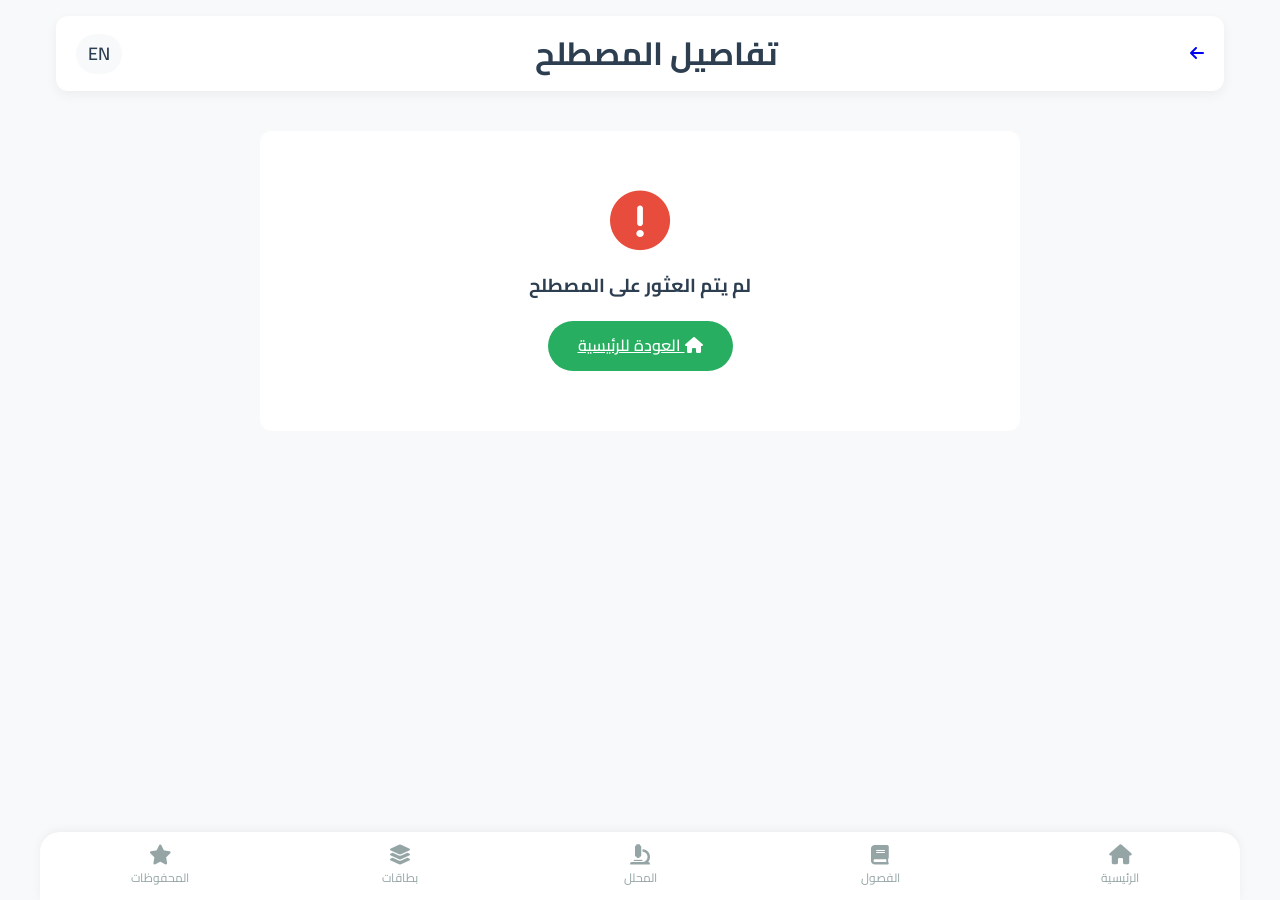
<file: term.html>
<!DOCTYPE html>
<html lang="ar" dir="rtl">
<head>
    <meta charset="UTF-8">
    <meta name="viewport" content="width=device-width, initial-scale=1.0">
    <title>MedTerm AI - عرض المصطلح</title>
    <link rel="stylesheet" href="../style.css">
    <link rel="preconnect" href="https://fonts.googleapis.com">
    <link rel="preconnect" href="https://fonts.gstatic.com" crossorigin>
    <link href="https://fonts.googleapis.com/css2?family=Cairo:wght@300;400;500;600;700&display=swap" rel="stylesheet">
    <link rel="stylesheet" href="https://cdnjs.cloudflare.com/ajax/libs/font-awesome/6.0.0-beta3/css/all.min.css">
    <style>
        .term-detail-container {
            max-width: 800px;
            margin: 0 auto;
            padding: 20px;
        }

        .term-header {
            background: white;
            border-radius: 20px;
            padding: 30px;
            margin-bottom: 20px;
            box-shadow: 0 4px 20px rgba(0,0,0,0.08);
            position: relative;
        }

        .term-title {
            font-size: 36px;
            font-weight: 700;
            color: #2c3e50;
            margin-bottom: 10px;
        }

        .term-arabic {
            font-size: 28px;
            color: #27ae60;
            margin-bottom: 20px;
        }

        .term-badges {
            display: flex;
            gap: 10px;
            flex-wrap: wrap;
        }

        .term-badge {
            background: #f0f9ff;
            padding: 8px 16px;
            border-radius: 30px;
            font-size: 14px;
            color: #2c3e50;
        }

        .term-badge i {
            color: #27ae60;
            margin-left: 5px;
        }

        .save-button {
            position: absolute;
            top: 20px;
            left: 20px;
            width: 50px;
            height: 50px;
            border-radius: 50%;
            background: #f8f9fa;
            border: none;
            cursor: pointer;
            font-size: 24px;
            color: #f1c40f;
            transition: all 0.3s;
        }

        .save-button.saved {
            background: #f1c40f;
            color: white;
        }

        .analysis-section {
            background: white;
            border-radius: 20px;
            padding: 30px;
            margin-bottom: 20px;
            box-shadow: 0 4px 20px rgba(0,0,0,0.08);
        }

        .section-title {
            font-size: 20px;
            font-weight: 600;
            margin-bottom: 20px;
            color: #2c3e50;
            display: flex;
            align-items: center;
            gap: 10px;
        }

        .section-title i {
            color: #27ae60;
        }

        .parts-grid {
            display: grid;
            grid-template-columns: repeat(auto-fit, minmax(200px, 1fr));
            gap: 20px;
            margin-bottom: 30px;
        }

        .part-card {
            background: #f8f9fa;
            padding: 20px;
            border-radius: 12px;
            text-align: center;
        }

        .part-type {
            font-size: 14px;
            color: #7f8c8d;
            margin-bottom: 10px;
        }

        .part-value {
            font-size: 24px;
            font-weight: 700;
            color: #27ae60;
            margin-bottom: 5px;
        }

        .part-meaning {
            font-size: 16px;
            color: #2c3e50;
        }

        .definition-box {
            background: #e8f5e9;
            padding: 20px;
            border-radius: 12px;
            margin: 20px 0;
            line-height: 1.8;
        }

        .examples-list {
            list-style: none;
            padding: 0;
        }

        .example-item {
            background: #f8f9fa;
            padding: 15px;
            border-radius: 8px;
            margin-bottom: 10px;
            border-right: 4px solid #27ae60;
        }

        .related-terms {
            display: flex;
            flex-wrap: wrap;
            gap: 10px;
        }

        .related-term {
            background: #f8f9fa;
            padding: 10px 20px;
            border-radius: 30px;
            text-decoration: none;
            color: #2c3e50;
            transition: all 0.2s;
        }

        .related-term:hover {
            background: #27ae60;
            color: white;
        }

        .action-bar {
            display: flex;
            gap: 15px;
            justify-content: center;
            margin-top: 30px;
        }

        .action-btn {
            padding: 12px 30px;
            border: none;
            border-radius: 30px;
            font-size: 16px;
            font-weight: 600;
            cursor: pointer;
            transition: all 0.3s;
            display: flex;
            align-items: center;
            gap: 10px;
        }

        .action-btn.primary {
            background: #27ae60;
            color: white;
        }

        .action-btn.secondary {
            background: #f8f9fa;
            color: #2c3e50;
        }

        .action-btn:hover {
            transform: translateY(-2px);
            box-shadow: 0 4px 12px rgba(0,0,0,0.1);
        }
    </style>
</head>
<body>
    <div class="app-container">
        <header class="main-header">
            <a href="javascript:history.back()" class="back-btn">
                <i class="fas fa-arrow-left"></i>
            </a>
            <h1>تفاصيل المصطلح</h1>
            <div class="header-actions">
                <button id="language-toggle" class="lang-btn">EN</button>
            </div>
        </header>

        <div class="term-detail-container" id="term-detail-container">
            <!-- سيتم تعبئتها بالجافاسكربت -->
        </div>

        <nav class="bottom-nav">
            <a href="../index.html" class="nav-item">
                <i class="fas fa-home"></i>
                <span data-lang="home">الرئيسية</span>
            </a>
            <a href="chapters.html" class="nav-item">
                <i class="fas fa-book"></i>
                <span data-lang="chapters">الفصول</span>
            </a>
            <a href="analyzer.html" class="nav-item">
                <i class="fas fa-microscope"></i>
                <span data-lang="analyzer">المحلل</span>
            </a>
            <a href="flashcards.html" class="nav-item">
                <i class="fas fa-layer-group"></i>
                <span data-lang="flashcards">بطاقات</span>
            </a>
            <a href="saved.html" class="nav-item">
                <i class="fas fa-star"></i>
                <span data-lang="saved">المحفوظات</span>
            </a>
        </nav>
    </div>

    <script src="../app.js"></script>
    <script>
        document.addEventListener('DOMContentLoaded', () => {
            function loadTerm() {
                if (!window.medTermAI) {
                    setTimeout(loadTerm, 500);
                    return;
                }
                
                // الحصول على معرف المصطلح من URL
                const urlParams = new URLSearchParams(window.location.search);
                const termId = parseInt(urlParams.get('id'));
                
                if (!termId) {
                    showError('لم يتم العثور على المصطلح');
                    return;
                }
                
                // البحث عن المصطلح في قاعدة البيانات
                const term = window.medTermAI.database.terms.find(t => t.id === termId);
                
                if (!term) {
                    showError('المصطلح غير موجود');
                    return;
                }
                
                const isSaved = window.medTermAI.isTermSaved(termId);
                
                // تحليل المصطلح
                const analysis = window.medTermAI.analyzeTerm(term.term);
                
                let html = `
                    <div class="term-header">
                        <button class="save-button ${isSaved ? 'saved' : ''}" onclick="toggleSave(${term.id})">
                            <i class="${isSaved ? 'fas' : 'far'} fa-star"></i>
                        </button>
                        <div class="term-title">${term.term}</div>
                        <div class="term-arabic">${term.arabic}</div>
                        <div class="term-badges">
                            ${term.chapter ? `<span class="term-badge"><i class="fas fa-book"></i> الفصل ${term.chapter}</span>` : ''}
                            ${term.system ? `<span class="term-badge"><i class="fas fa-bone"></i> ${term.system}</span>` : ''}
                        </div>
                    </div>
                `;
                
                // أقسام التحليل
                if (analysis.prefix || analysis.root.length > 0 || analysis.suffix) {
                    html += `
                        <div class="analysis-section">
                            <h2 class="section-title"><i class="fas fa-microscope"></i> تحليل المصطلح</h2>
                            <div class="parts-grid">
                    `;
                    
                    if (analysis.prefix) {
                        html += `
                            <div class="part-card">
                                <div class="part-type">بادئة (Prefix)</div>
                                <div class="part-value">${analysis.prefix.part}</div>
                                <div class="part-meaning">${analysis.prefix.meaning}</div>
                            </div>
                        `;
                    }
                    
                    analysis.root.forEach(root => {
                        html += `
                            <div class="part-card">
                                <div class="part-type">جذر (Root)</div>
                                <div class="part-value">${root.part}</div>
                                <div class="part-meaning">${root.meaning}</div>
                            </div>
                        `;
                    });
                    
                    if (analysis.suffix) {
                        html += `
                            <div class="part-card">
                                <div class="part-type">لاحقة (Suffix)</div>
                                <div class="part-value">${analysis.suffix.part}</div>
                                <div class="part-meaning">${analysis.suffix.meaning}</div>
                            </div>
                        `;
                    }
                    
                    html += `</div>`;
                }
                
                // التعريف
                if (term.definition) {
                    html += `
                        <div class="definition-box">
                            <strong>التعريف:</strong> ${term.definition}
                        </div>
                    `;
                }
                
                // الأمثلة
                if (term.examples && term.examples.length > 0) {
                    html += `
                        <h2 class="section-title"><i class="fas fa-list"></i> أمثلة</h2>
                        <ul class="examples-list">
                    `;
                    
                    term.examples.forEach(ex => {
                        html += `<li class="example-item">${ex}</li>`;
                    });
                    
                    html += `</ul>`;
                }
                
                // أزرار الإجراءات
                html += `
                    <div class="action-bar">
                        <button class="action-btn primary" onclick="startFlashcards(${term.id})">
                            <i class="fas fa-layer-group"></i> بطاقات
                        </button>
                        <button class="action-btn secondary" onclick="window.location.href='quiz.html?term=${term.id}'">
                            <i class="fas fa-question-circle"></i> اختبار
                        </button>
                    </div>
                `;
                
                document.getElementById('term-detail-container').innerHTML = html;
            }
            
            function showError(message) {
                document.getElementById('term-detail-container').innerHTML = `
                    <div style="text-align: center; padding: 60px 20px; background: white; border-radius: 12px;">
                        <i class="fas fa-exclamation-circle" style="font-size: 60px; color: #e74c3c; margin-bottom: 20px;"></i>
                        <h3>${message}</h3>
                        <a href="../index.html" class="action-btn primary" style="display: inline-block; margin-top: 20px;">
                            <i class="fas fa-home"></i> العودة للرئيسية
                        </a>
                    </div>
                `;
            }
            
            window.toggleSave = function(termId) {
                if (!window.medTermAI) return;
                
                const isSaved = window.medTermAI.isTermSaved(termId);
                
                if (isSaved) {
                    window.medTermAI.removeSavedTerm(termId);
                } else {
                    window.medTermAI.saveTerm(termId);
                }
                
                // تحديث واجهة المستخدم
                const saveBtn = document.querySelector('.save-button');
                if (saveBtn) {
                    saveBtn.classList.toggle('saved');
                    saveBtn.innerHTML = `<i class="${!isSaved ? 'fas' : 'far'} fa-star"></i>`;
                }
            };
            
            window.startFlashcards = function(termId) {
                window.location.href = `flashcards.html?focus=${termId}`;
            };
            
            loadTerm();
        });
    </script>
</body>
</html>
</file>
<file: style.css>
* {
    margin: 0;
    padding: 0;
    box-sizing: border-box;
    font-family: 'Cairo', sans-serif;
}

:root {
    --primary-blue: #2c3e50;
    --primary-light: #34495e;
    --accent-green: #27ae60;
    --accent-soft: #2ecc71;
    --bg-light: #f8f9fa;
    --text-dark: #2c3e50;
    --text-light: #ecf0f1;
    --white: #ffffff;
    --shadow: 0 4px 12px rgba(0, 0, 0, 0.05);
    --border-radius: 12px;
    --spacing: 16px;
}

body {
    background-color: var(--bg-light);
    color: var(--text-dark);
    line-height: 1.6;
}

.app-container {
    max-width: 1200px;
    margin: 0 auto;
    padding: var(--spacing);
    padding-bottom: 80px;
}

/* الهيدر */
.main-header {
    display: flex;
    justify-content: space-between;
    align-items: center;
    margin-bottom: 20px;
    background: var(--white);
    padding: 12px 20px;
    border-radius: var(--border-radius);
    box-shadow: var(--shadow);
}

.logo {
    display: flex;
    align-items: center;
    gap: 10px;
}

.logo i {
    font-size: 28px;
    color: var(--accent-green);
}

.logo h1 {
    font-size: 22px;
    font-weight: 700;
    color: var(--primary-blue);
}

.header-actions {
    display: flex;
    gap: 10px;
}

.icon-btn, .lang-btn {
    background: var(--bg-light);
    border: none;
    width: 40px;
    height: 40px;
    border-radius: 50%;
    display: flex;
    align-items: center;
    justify-content: center;
    cursor: pointer;
    transition: all 0.2s;
    color: var(--primary-blue);
    font-size: 18px;
}

.lang-btn {
    width: auto;
    padding: 0 12px;
    border-radius: 20px;
    font-weight: 600;
}

.icon-btn:hover, .lang-btn:hover {
    background: var(--primary-light);
    color: var(--white);
}

/* البحث */
.search-section {
    margin-bottom: 24px;
}

.search-container {
    position: relative;
    width: 100%;
}

.search-icon {
    position: absolute;
    right: 15px;
    top: 50%;
    transform: translateY(-50%);
    color: #aaa;
    z-index: 1;
}

.search-input {
    width: 100%;
    padding: 15px 50px 15px 20px;
    font-size: 16px;
    border: 2px solid #e9ecef;
    border-radius: 30px;
    outline: none;
    transition: all 0.3s;
    background: var(--white);
}

.search-input:focus {
    border-color: var(--accent-green);
    box-shadow: 0 0 0 3px rgba(46, 204, 113, 0.1);
}

/* بطاقات الوصول السريع */
.quick-access {
    display: grid;
    grid-template-columns: repeat(3, 1fr);
    gap: 12px;
    margin-bottom: 30px;
}

.quick-card {
    background: var(--white);
    padding: 16px 8px;
    border-radius: var(--border-radius);
    text-align: center;
    text-decoration: none;
    color: var(--text-dark);
    box-shadow: var(--shadow);
    transition: transform 0.2s, box-shadow 0.2s;
    display: flex;
    flex-direction: column;
    align-items: center;
    gap: 8px;
}

.quick-card i {
    font-size: 24px;
    color: var(--accent-green);
}

.quick-card span {
    font-size: 14px;
    font-weight: 600;
}

.quick-card:hover {
    transform: translateY(-3px);
    box-shadow: 0 6px 16px rgba(0, 0, 0, 0.1);
}

/* أقسام الصفحة الرئيسية */
.home-section {
    margin-bottom: 30px;
}

.section-title {
    font-size: 18px;
    margin-bottom: 15px;
    display: flex;
    align-items: center;
    gap: 8px;
    color: var(--primary-blue);
}

.section-title i {
    color: var(--accent-green);
}

/* شبكة الفصول */
.chapters-grid {
    display: grid;
    grid-template-columns: repeat(auto-fill, minmax(150px, 1fr));
    gap: 10px;
}

.chapter-item {
    background: var(--white);
    padding: 12px;
    border-radius: 10px;
    text-align: center;
    box-shadow: var(--shadow);
    transition: all 0.2s;
    cursor: pointer;
    border: 1px solid #e9ecef;
}

.chapter-item:hover {
    border-color: var(--accent-green);
    transform: scale(1.02);
}

.chapter-number {
    font-weight: 700;
    color: var(--accent-green);
    font-size: 14px;
}

.chapter-title {
    font-size: 14px;
    font-weight: 600;
    margin-top: 5px;
}

/* معاينة الأجهزة */
.systems-preview {
    display: flex;
    overflow-x: auto;
    gap: 12px;
    padding: 5px 0 15px;
    scrollbar-width: thin;
}

.system-preview-card {
    min-width: 140px;
    background: var(--white);
    padding: 15px;
    border-radius: var(--border-radius);
    text-align: center;
    box-shadow: var(--shadow);
    flex-shrink: 0;
}

.system-preview-card i {
    font-size: 30px;
    color: var(--accent-green);
    margin-bottom: 8px;
}

.system-preview-card span {
    font-weight: 600;
    font-size: 14px;
}

/* معاينة الاختصارات */
.abbrev-preview {
    display: flex;
    flex-wrap: wrap;
    gap: 8px;
}

.abbrev-badge {
    background: var(--white);
    padding: 8px 16px;
    border-radius: 30px;
    font-size: 14px;
    font-weight: 600;
    box-shadow: var(--shadow);
    border: 1px solid #e9ecef;
}

.abbrev-badge span {
    color: var(--primary-blue);
    margin-left: 5px;
}

.abbrev-badge small {
    color: #7f8c8d;
    font-size: 12px;
}

/* الشريط السفلي */
.bottom-nav {
    position: fixed;
    bottom: 0;
    left: 0;
    right: 0;
    background: var(--white);
    display: flex;
    justify-content: space-around;
    padding: 8px 0;
    box-shadow: 0 -2px 10px rgba(0, 0, 0, 0.05);
    z-index: 100;
    max-width: 1200px;
    margin: 0 auto;
    border-top-left-radius: 20px;
    border-top-right-radius: 20px;
}

.nav-item {
    display: flex;
    flex-direction: column;
    align-items: center;
    text-decoration: none;
    color: #95a5a6;
    font-size: 12px;
    transition: color 0.2s;
    padding: 5px 0;
    flex: 1;
}

.nav-item i {
    font-size: 20px;
    margin-bottom: 3px;
}

.nav-item.active {
    color: var(--accent-green);
}

.nav-item:hover {
    color: var(--primary-blue);
}

/* النوافذ المنبثقة */
.modal {
    display: none;
    position: fixed;
    top: 0;
    left: 0;
    right: 0;
    bottom: 0;
    background: rgba(0, 0, 0, 0.5);
    z-index: 1000;
    align-items: center;
    justify-content: center;
}

.modal.active {
    display: flex;
}

.modal-content {
    background: var(--white);
    width: 90%;
    max-width: 500px;
    max-height: 80vh;
    border-radius: 20px;
    overflow: hidden;
    box-shadow: 0 20px 40px rgba(0, 0, 0, 0.2);
}

.modal-header {
    padding: 20px;
    background: var(--primary-blue);
    color: white;
    display: flex;
    justify-content: space-between;
    align-items: center;
}

.modal-header h3 {
    margin: 0;
}

.close-modal {
    font-size: 28px;
    cursor: pointer;
    opacity: 0.8;
    transition: opacity 0.2s;
}

.close-modal:hover {
    opacity: 1;
}

.modal-body {
    padding: 20px;
    overflow-y: auto;
    max-height: calc(80vh - 80px);
}

.modal-search-input {
    width: 100%;
    padding: 12px;
    border: 2px solid #e9ecef;
    border-radius: 10px;
    margin-bottom: 15px;
    font-size: 16px;
}

.modal-results {
    display: flex;
    flex-direction: column;
    gap: 10px;
}

.result-item {
    padding: 12px;
    border: 1px solid #e9ecef;
    border-radius: 8px;
    cursor: pointer;
    transition: all 0.2s;
}

.result-item:hover {
    background: var(--bg-light);
    border-color: var(--accent-green);
}

/* تنسيقات للمقالات */
.term-detail {
    background: var(--white);
    padding: 20px;
    border-radius: var(--border-radius);
    box-shadow: var(--shadow);
    margin: 20px 0;
}

.term-title {
    font-size: 24px;
    color: var(--primary-blue);
    margin-bottom: 10px;
}

.term-arabic {
    font-size: 20px;
    color: var(--accent-green);
    margin-bottom: 15px;
}

.term-definition {
    margin-bottom: 20px;
    line-height: 1.8;
}

.term-parts {
    background: var(--bg-light);
    padding: 15px;
    border-radius: 8px;
    display: flex;
    flex-wrap: wrap;
    gap: 15px;
    margin-bottom: 20px;
}

.part-tag {
    background: var(--white);
    padding: 8px 15px;
    border-radius: 30px;
    font-size: 14px;
    border: 1px solid #e9ecef;
}

.part-tag strong {
    color: var(--accent-green);
    margin-left: 5px;
}

/* تنسيقات الاختبار */
.quiz-question {
    margin-bottom: 20px;
    padding: 15px;
    background: var(--bg-light);
    border-radius: 8px;
}

.quiz-question p {
    font-weight: 600;
    margin-bottom: 10px;
}

.quiz-options {
    display: flex;
    flex-direction: column;
    gap: 8px;
}

.quiz-option {
    display: flex;
    align-items: center;
    gap: 10px;
    padding: 8px;
    background: var(--white);
    border-radius: 6px;
    cursor: pointer;
}

.quiz-option input {
    cursor: pointer;
}

/* التجاوب مع الشاشات الصغيرة */
@media (max-width: 768px) {
    .quick-access {
        grid-template-columns: repeat(3, 1fr);
    }
    
    .chapters-grid {
        grid-template-columns: repeat(2, 1fr);
    }
    
    .logo h1 {
        font-size: 18px;
    }
}

@media (max-width: 480px) {
    .quick-access {
        grid-template-columns: repeat(3, 1fr);
    }
    
    .quick-card i {
        font-size: 20px;
    }
    
    .quick-card span {
        font-size: 12px;
    }
    
    .section-title {
        font-size: 16px;
    }
}
</file>
